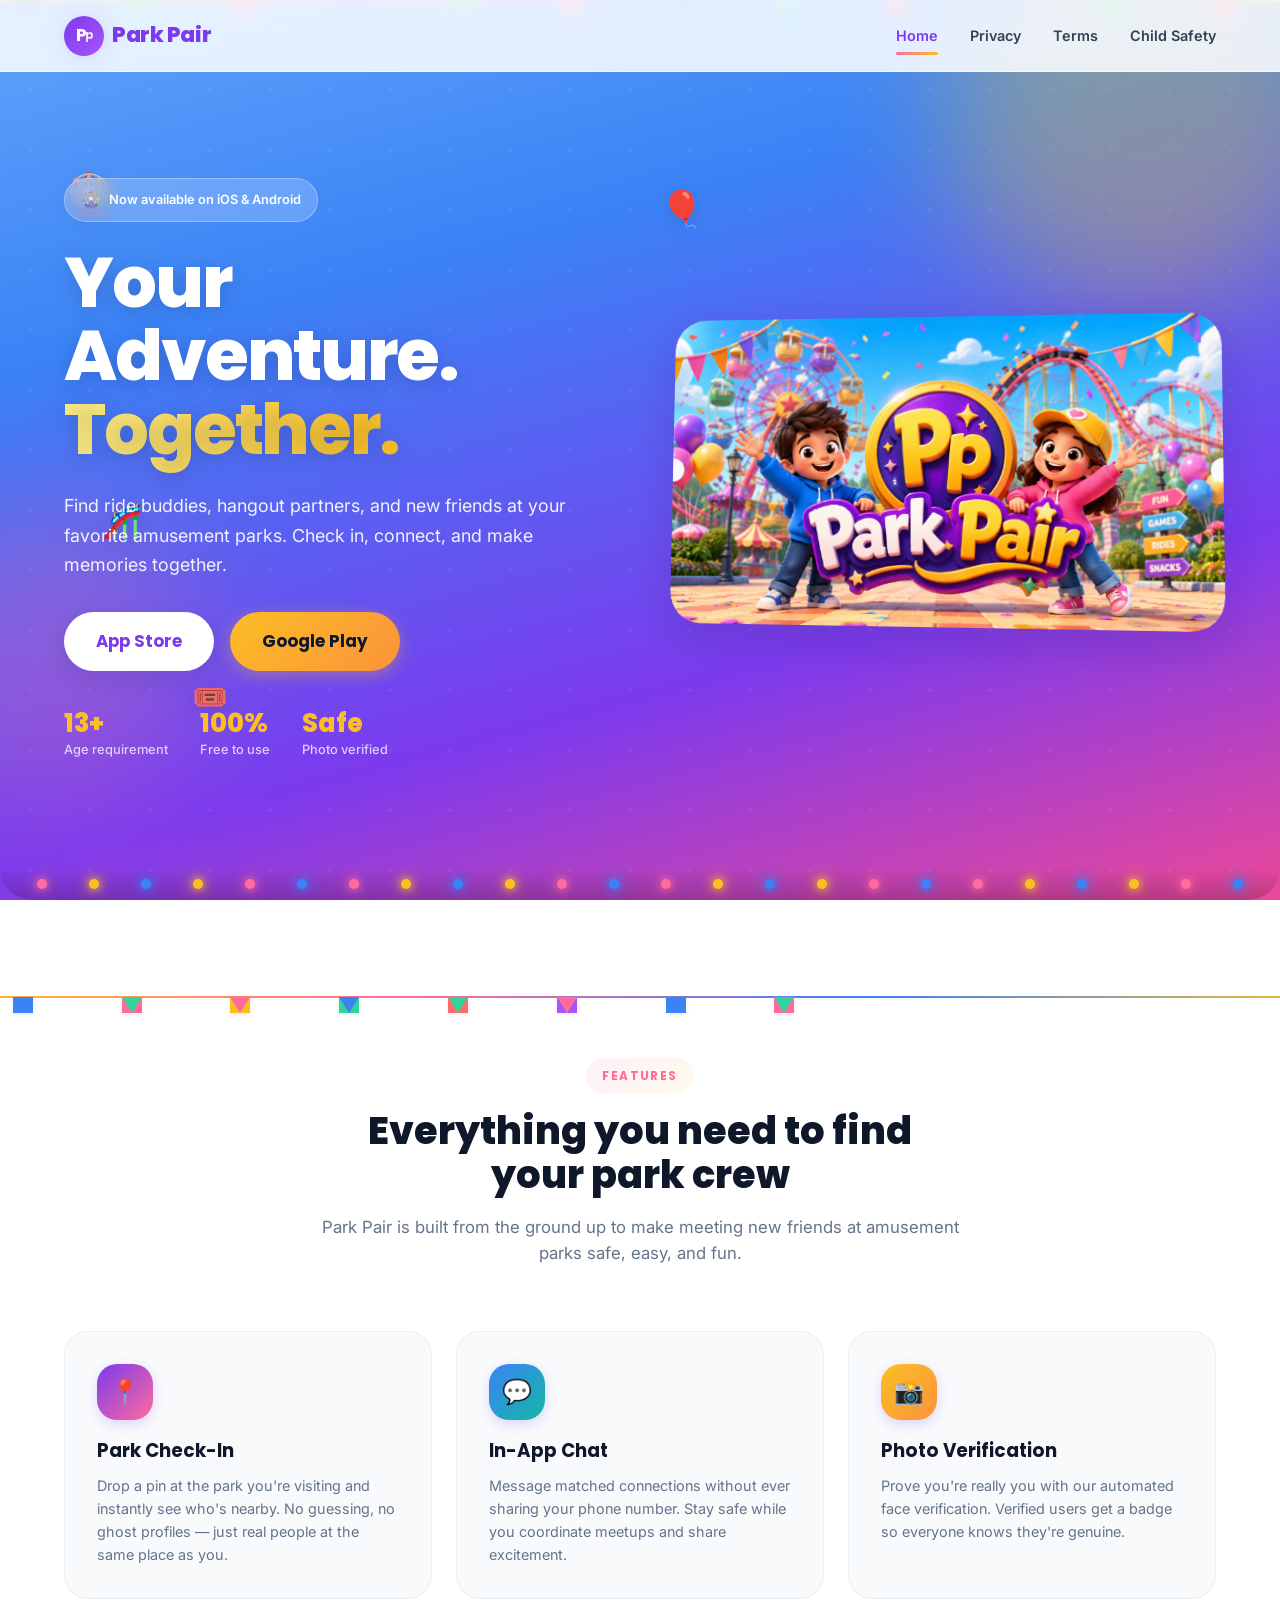
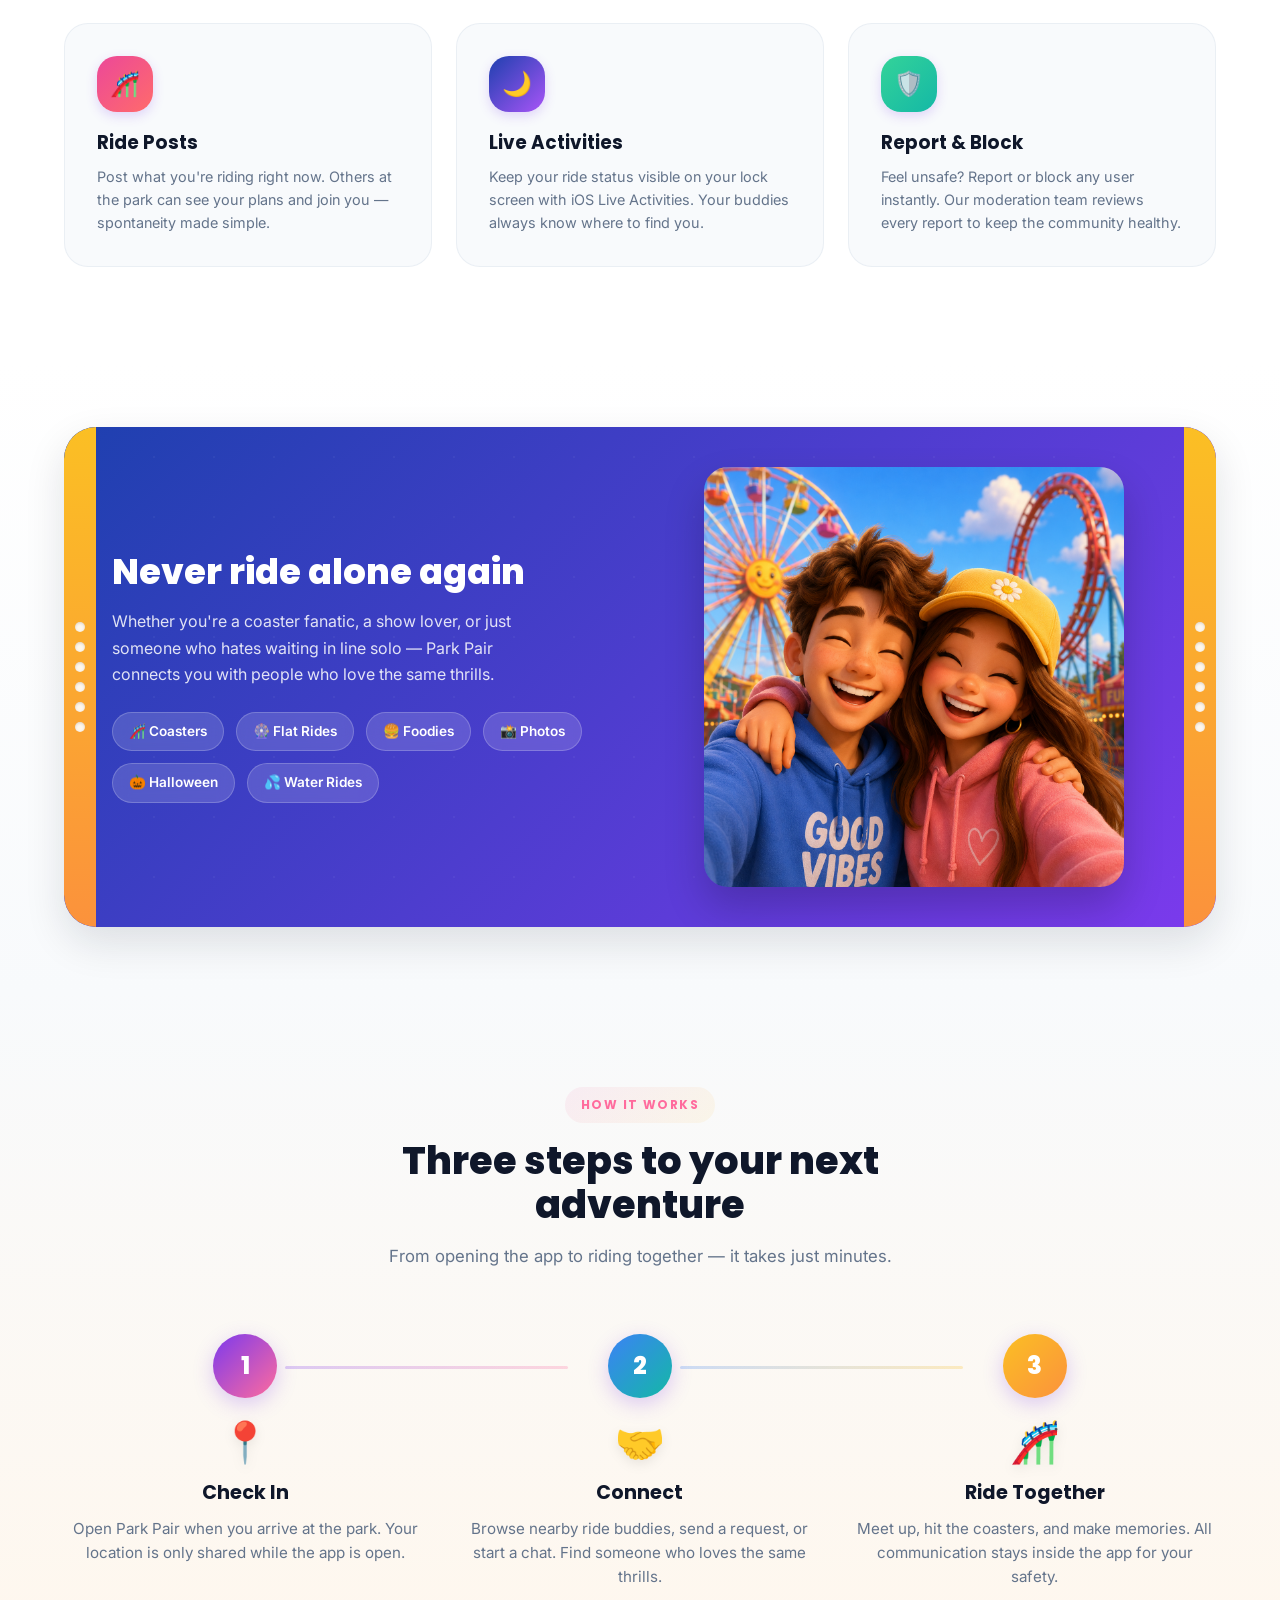
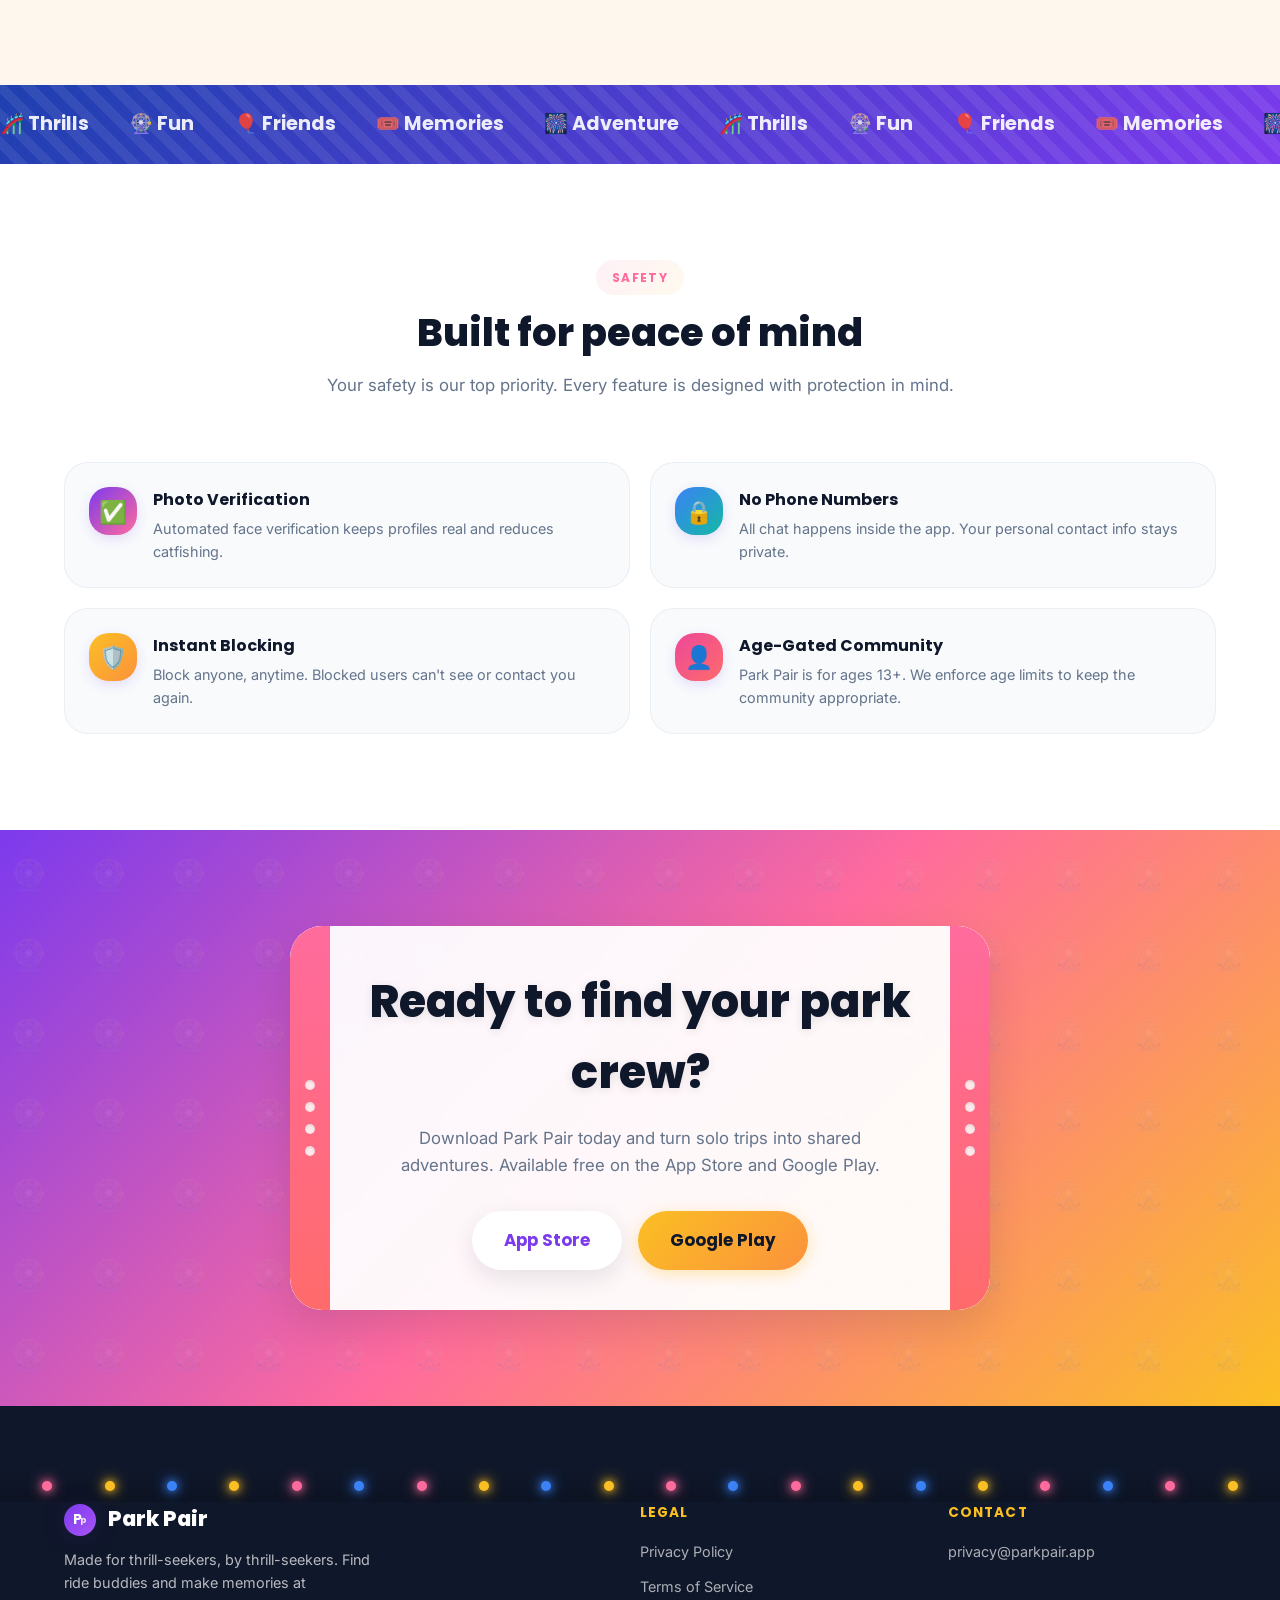
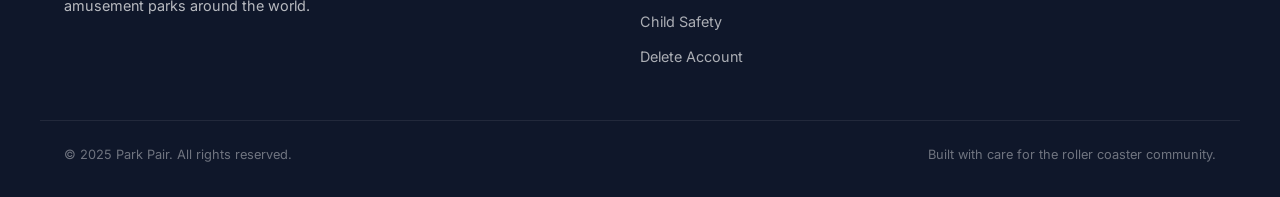
<file: index.html>
<!DOCTYPE html>
<html lang="en">
<head>
  <meta charset="UTF-8">
  <meta name="viewport" content="width=device-width, initial-scale=1.0">
  <title>Park Pair — Find Ride Buddies & Theme Park Friends</title>
  <meta name="description" content="Park Pair helps you find ride buddies and hangout partners at amusement parks. Connect with nearby thrill-seekers, chat safely, and make memories.">
  <link rel="stylesheet" href="style.css">
  <link rel="preconnect" href="https://fonts.googleapis.com">
  <link rel="preconnect" href="https://fonts.gstatic.com" crossorigin>
  <link href="https://fonts.googleapis.com/css2?family=Inter:wght@400;500;600;700&family=Poppins:wght@600;700;800;900&display=swap" rel="stylesheet">
</head>
<body>
  <!-- Festive top bunting -->
  <div class="bunting" aria-hidden="true">
    <div class="bunting-string"></div>
    <div class="pennant" style="--i:0;"></div>
    <div class="pennant" style="--i:1;"></div>
    <div class="pennant" style="--i:2;"></div>
    <div class="pennant" style="--i:3;"></div>
    <div class="pennant" style="--i:4;"></div>
    <div class="pennant" style="--i:5;"></div>
    <div class="pennant" style="--i:6;"></div>
    <div class="pennant" style="--i:7;"></div>
    <div class="pennant" style="--i:8;"></div>
    <div class="pennant" style="--i:9;"></div>
    <div class="pennant" style="--i:10;"></div>
    <div class="pennant" style="--i:11;"></div>
  </div>

  <!-- Navigation -->
  <nav class="navbar" id="navbar">
    <div class="container">
      <a href="index.html" class="nav-brand">
        <div class="nav-brand-icon">P<span>p</span></div>
        Park Pair
      </a>
      <div class="nav-links">
        <a href="index.html" class="active">Home</a>
        <a href="privacy.html">Privacy</a>
        <a href="terms.html">Terms</a>
        <a href="child-safety.html">Child Safety</a>
      </div>
      <button class="menu-toggle" id="menuToggle" aria-label="Open menu">
        <svg width="24" height="24" viewBox="0 0 24 24" fill="none" stroke="currentColor" stroke-width="2" stroke-linecap="round">
          <line x1="4" y1="6" x2="20" y2="6"/>
          <line x1="4" y1="12" x2="20" y2="12"/>
          <line x1="4" y1="18" x2="20" y2="18"/>
        </svg>
      </button>
    </div>
  </nav>

  <div class="mobile-nav" id="mobileNav">
    <button class="mobile-nav-close" id="menuClose" aria-label="Close menu">✕</button>
    <a href="index.html">Home</a>
    <a href="privacy.html">Privacy</a>
    <a href="terms.html">Terms</a>
    <a href="child-safety.html">Child Safety</a>
  </div>

  <!-- Hero -->
  <header class="hero">
    <!-- Ferris wheel decorative icon -->
    <div class="deco-ferris" aria-hidden="true">🎡</div>
    <div class="deco-coaster" aria-hidden="true">🎢</div>
    <div class="deco-balloon" aria-hidden="true">🎈</div>
    <div class="deco-ticket" aria-hidden="true">🎟️</div>

    <div class="hero-blob hero-blob-1"></div>
    <div class="hero-blob hero-blob-2"></div>
    <div class="hero-blob hero-blob-3"></div>

    <div class="container">
      <div class="hero-grid">
        <div class="hero-content">
          <div class="hero-badge">
            <span>🎡</span>
            Now available on iOS & Android
          </div>
          <h1>Your Adventure.<br><em>Together.</em></h1>
          <p>Find ride buddies, hangout partners, and new friends at your favorite amusement parks. Check in, connect, and make memories together.</p>
          <div class="hero-cta">
            <span class="btn btn-white btn-lg">App Store</span>
            <span class="btn btn-gold btn-lg">Google Play</span>
          </div>
          <div class="hero-stats">
            <div class="hero-stat">
              <strong>13+</strong>
              <span>Age requirement</span>
            </div>
            <div class="hero-stat">
              <strong>100%</strong>
              <span>Free to use</span>
            </div>
            <div class="hero-stat">
              <strong>Safe</strong>
              <span>Photo verified</span>
            </div>
          </div>
        </div>
        <div class="hero-visual">
          <div class="hero-image-wrap">
            <div class="hero-image-glow"></div>
            <div class="ticket-notch ticket-notch-left"></div>
            <div class="ticket-notch ticket-notch-right"></div>
            <img src="assets/hero-banner.png" alt="Park Pair — Find ride buddies at amusement parks" onerror="this.style.display='none'">
          </div>
        </div>
      </div>
    </div>

    <!-- Bottom marquee lights -->
    <div class="marquee-lights" aria-hidden="true">
      <div class="bulb"></div><div class="bulb"></div><div class="bulb"></div><div class="bulb"></div>
      <div class="bulb"></div><div class="bulb"></div><div class="bulb"></div><div class="bulb"></div>
      <div class="bulb"></div><div class="bulb"></div><div class="bulb"></div><div class="bulb"></div>
      <div class="bulb"></div><div class="bulb"></div><div class="bulb"></div><div class="bulb"></div>
      <div class="bulb"></div><div class="bulb"></div><div class="bulb"></div><div class="bulb"></div>
      <div class="bulb"></div><div class="bulb"></div><div class="bulb"></div><div class="bulb"></div>
    </div>
  </header>

  <!-- Features -->
  <section class="section features" id="features">
    <div class="bunting bunting-sm" aria-hidden="true">
      <div class="bunting-string" style="border-color: var(--ink-faint);"></div>
      <div class="pennant" style="--i:0;background:var(--sky-blue);"></div>
      <div class="pennant" style="--i:1;background:var(--hot-pink);"></div>
      <div class="pennant" style="--i:2;background:var(--gold);"></div>
      <div class="pennant" style="--i:3;background:var(--mint);"></div>
      <div class="pennant" style="--i:4;background:var(--coral);"></div>
      <div class="pennant" style="--i:5;background:var(--bright-purple);"></div>
      <div class="pennant" style="--i:6;background:var(--sky-blue);"></div>
      <div class="pennant" style="--i:7;background:var(--hot-pink);"></div>
    </div>
    <div class="container">
      <div class="section-header reveal">
        <span class="section-label">Features</span>
        <h2>Everything you need to find your park crew</h2>
        <p>Park Pair is built from the ground up to make meeting new friends at amusement parks safe, easy, and fun.</p>
      </div>
      <div class="features-grid">
        <div class="feature-card reveal">
          <div class="feature-icon-wrap">📍</div>
          <h3>Park Check-In</h3>
          <p>Drop a pin at the park you're visiting and instantly see who's nearby. No guessing, no ghost profiles — just real people at the same place as you.</p>
        </div>
        <div class="feature-card reveal">
          <div class="feature-icon-wrap">💬</div>
          <h3>In-App Chat</h3>
          <p>Message matched connections without ever sharing your phone number. Stay safe while you coordinate meetups and share excitement.</p>
        </div>
        <div class="feature-card reveal">
          <div class="feature-icon-wrap">📸</div>
          <h3>Photo Verification</h3>
          <p>Prove you're really you with our automated face verification. Verified users get a badge so everyone knows they're genuine.</p>
        </div>
        <div class="feature-card reveal">
          <div class="feature-icon-wrap">🎢</div>
          <h3>Ride Posts</h3>
          <p>Post what you're riding right now. Others at the park can see your plans and join you — spontaneity made simple.</p>
        </div>
        <div class="feature-card reveal">
          <div class="feature-icon-wrap">🌙</div>
          <h3>Live Activities</h3>
          <p>Keep your ride status visible on your lock screen with iOS Live Activities. Your buddies always know where to find you.</p>
        </div>
        <div class="feature-card reveal">
          <div class="feature-icon-wrap">🛡️</div>
          <h3>Report & Block</h3>
          <p>Feel unsafe? Report or block any user instantly. Our moderation team reviews every report to keep the community healthy.</p>
        </div>
      </div>
    </div>
  </section>

  <!-- Characters Banner -->
  <section class="section characters-banner">
    <div class="container" style="max-width: var(--max-width); margin:0 auto; padding:0 var(--space-6);">
      <div class="characters-card reveal">
        <div class="ticket-stub ticket-stub-left" aria-hidden="true">
          <div class="stub-holes">
            <div class="stub-hole"></div><div class="stub-hole"></div><div class="stub-hole"></div>
            <div class="stub-hole"></div><div class="stub-hole"></div><div class="stub-hole"></div>
          </div>
        </div>
        <div class="characters-content">
          <h2>Never ride alone again</h2>
          <p>Whether you're a coaster fanatic, a show lover, or just someone who hates waiting in line solo — Park Pair connects you with people who love the same thrills.</p>
          <div class="characters-badges">
            <span class="char-badge">🎢 Coasters</span>
            <span class="char-badge">🎡 Flat Rides</span>
            <span class="char-badge">🍔 Foodies</span>
            <span class="char-badge">📸 Photos</span>
            <span class="char-badge">🎃 Halloween</span>
            <span class="char-badge">💦 Water Rides</span>
          </div>
        </div>
        <div class="characters-visual">
          <img src="assets/characters.png" alt="Park Pair friends at the amusement park" onerror="this.style.display='none'">
        </div>
        <div class="ticket-stub ticket-stub-right" aria-hidden="true">
          <div class="stub-holes">
            <div class="stub-hole"></div><div class="stub-hole"></div><div class="stub-hole"></div>
            <div class="stub-hole"></div><div class="stub-hole"></div><div class="stub-hole"></div>
          </div>
        </div>
      </div>
    </div>
  </section>

  <!-- How It Works -->
  <section class="section how-it-works">
    <div class="container">
      <div class="section-header reveal">
        <span class="section-label">How It Works</span>
        <h2>Three steps to your next adventure</h2>
        <p>From opening the app to riding together — it takes just minutes.</p>
      </div>
      <div class="steps">
        <div class="step reveal">
          <div class="step-number">1</div>
          <div class="step-icon">📍</div>
          <h3>Check In</h3>
          <p>Open Park Pair when you arrive at the park. Your location is only shared while the app is open.</p>
        </div>
        <div class="step reveal">
          <div class="step-number">2</div>
          <div class="step-icon">🤝</div>
          <h3>Connect</h3>
          <p>Browse nearby ride buddies, send a request, or start a chat. Find someone who loves the same thrills.</p>
        </div>
        <div class="step reveal">
          <div class="step-number">3</div>
          <div class="step-icon">🎢</div>
          <h3>Ride Together</h3>
          <p>Meet up, hit the coasters, and make memories. All communication stays inside the app for your safety.</p>
        </div>
      </div>
    </div>
  </section>

  <!-- Fun Striped Marquee Divider -->
  <div class="marquee-divider" aria-hidden="true">
    <div class="marquee-stripes"></div>
    <div class="marquee-text">
      <span>🎢 Thrills</span>
      <span>🎡 Fun</span>
      <span>🎈 Friends</span>
      <span>🎟️ Memories</span>
      <span>🎆 Adventure</span>
      <span>🎢 Thrills</span>
      <span>🎡 Fun</span>
      <span>🎈 Friends</span>
      <span>🎟️ Memories</span>
      <span>🎆 Adventure</span>
    </div>
    <div class="marquee-stripes"></div>
  </div>

  <!-- Safety -->
  <section class="section safety">
    <div class="container">
      <div class="section-header reveal">
        <span class="section-label">Safety</span>
        <h2>Built for peace of mind</h2>
        <p>Your safety is our top priority. Every feature is designed with protection in mind.</p>
      </div>
      <div class="safety-grid">
        <div class="safety-card reveal">
          <div class="safety-icon-wrap">✅</div>
          <div>
            <h4>Photo Verification</h4>
            <p>Automated face verification keeps profiles real and reduces catfishing.</p>
          </div>
        </div>
        <div class="safety-card reveal">
          <div class="safety-icon-wrap">🔒</div>
          <div>
            <h4>No Phone Numbers</h4>
            <p>All chat happens inside the app. Your personal contact info stays private.</p>
          </div>
        </div>
        <div class="safety-card reveal">
          <div class="safety-icon-wrap">🛡️</div>
          <div>
            <h4>Instant Blocking</h4>
            <p>Block anyone, anytime. Blocked users can't see or contact you again.</p>
          </div>
        </div>
        <div class="safety-card reveal">
          <div class="safety-icon-wrap">👤</div>
          <div>
            <h4>Age-Gated Community</h4>
            <p>Park Pair is for ages 13+. We enforce age limits to keep the community appropriate.</p>
          </div>
        </div>
      </div>
    </div>
  </section>

  <!-- CTA -->
  <section class="section cta">
    <div class="container">
      <div class="cta-content reveal">
        <div class="cta-ticket">
          <div class="cta-ticket-stub cta-ticket-stub-left">
            <div class="cta-stub-dots">
              <div></div><div></div><div></div><div></div>
            </div>
          </div>
          <div class="cta-ticket-body">
            <h2>Ready to find your park crew?</h2>
            <p>Download Park Pair today and turn solo trips into shared adventures. Available free on the App Store and Google Play.</p>
            <div class="hero-cta" style="justify-content:center">
              <span class="btn btn-white btn-lg">App Store</span>
              <span class="btn btn-gold btn-lg">Google Play</span>
            </div>
          </div>
          <div class="cta-ticket-stub cta-ticket-stub-right">
            <div class="cta-stub-dots">
              <div></div><div></div><div></div><div></div>
            </div>
          </div>
        </div>
      </div>
    </div>
  </section>

  <!-- Footer -->
  <footer class="footer">
    <div class="marquee-lights" aria-hidden="true" style="position:relative; top:auto; bottom:0; border-radius:0;">
      <div class="bulb"></div><div class="bulb"></div><div class="bulb"></div><div class="bulb"></div>
      <div class="bulb"></div><div class="bulb"></div><div class="bulb"></div><div class="bulb"></div>
      <div class="bulb"></div><div class="bulb"></div><div class="bulb"></div><div class="bulb"></div>
      <div class="bulb"></div><div class="bulb"></div><div class="bulb"></div><div class="bulb"></div>
      <div class="bulb"></div><div class="bulb"></div><div class="bulb"></div><div class="bulb"></div>
    </div>
    <div class="container">
      <div class="footer-grid">
        <div>
          <div class="footer-brand">
            <div class="nav-brand-icon" style="width:32px;height:32px;font-size:0.85rem;display:inline-flex;vertical-align:middle;margin-right:8px;">P<span>p</span></div>
            Park Pair
          </div>
          <p class="footer-desc">Made for thrill-seekers, by thrill-seekers. Find ride buddies and make memories at amusement parks around the world.</p>
        </div>
        <div class="footer-col">
          <h4>Legal</h4>
          <a href="privacy.html">Privacy Policy</a>
          <a href="terms.html">Terms of Service</a>
          <a href="child-safety.html">Child Safety</a>
          <a href="delete-account.html">Delete Account</a>
        </div>
        <div class="footer-col">
          <h4>Contact</h4>
          <a href="mailto:privacy@parkpair.app">privacy@parkpair.app</a>
        </div>
      </div>
      <div class="footer-bottom">
        <p>© 2025 Park Pair. All rights reserved.</p>
        <p>Built with care for the roller coaster community.</p>
      </div>
    </div>
  </footer>

  <script>
    const navbar = document.getElementById('navbar');
    window.addEventListener('scroll', () => {
      navbar.classList.toggle('scrolled', window.scrollY > 20);
    });

    const menuToggle = document.getElementById('menuToggle');
    const menuClose = document.getElementById('menuClose');
    const mobileNav = document.getElementById('mobileNav');
    menuToggle.addEventListener('click', () => mobileNav.classList.add('open'));
    menuClose.addEventListener('click', () => mobileNav.classList.remove('open'));
    mobileNav.querySelectorAll('a').forEach(a => {
      a.addEventListener('click', () => mobileNav.classList.remove('open'));
    });

    const reveals = document.querySelectorAll('.reveal');
    const observer = new IntersectionObserver((entries) => {
      entries.forEach(entry => {
        if (entry.isIntersecting) {
          entry.target.classList.add('visible');
          observer.unobserve(entry.target);
        }
      });
    }, { threshold: 0.1, rootMargin: '0px 0px -50px 0px' });
    reveals.forEach(el => observer.observe(el));
  </script>
</body>
</html>
</file>
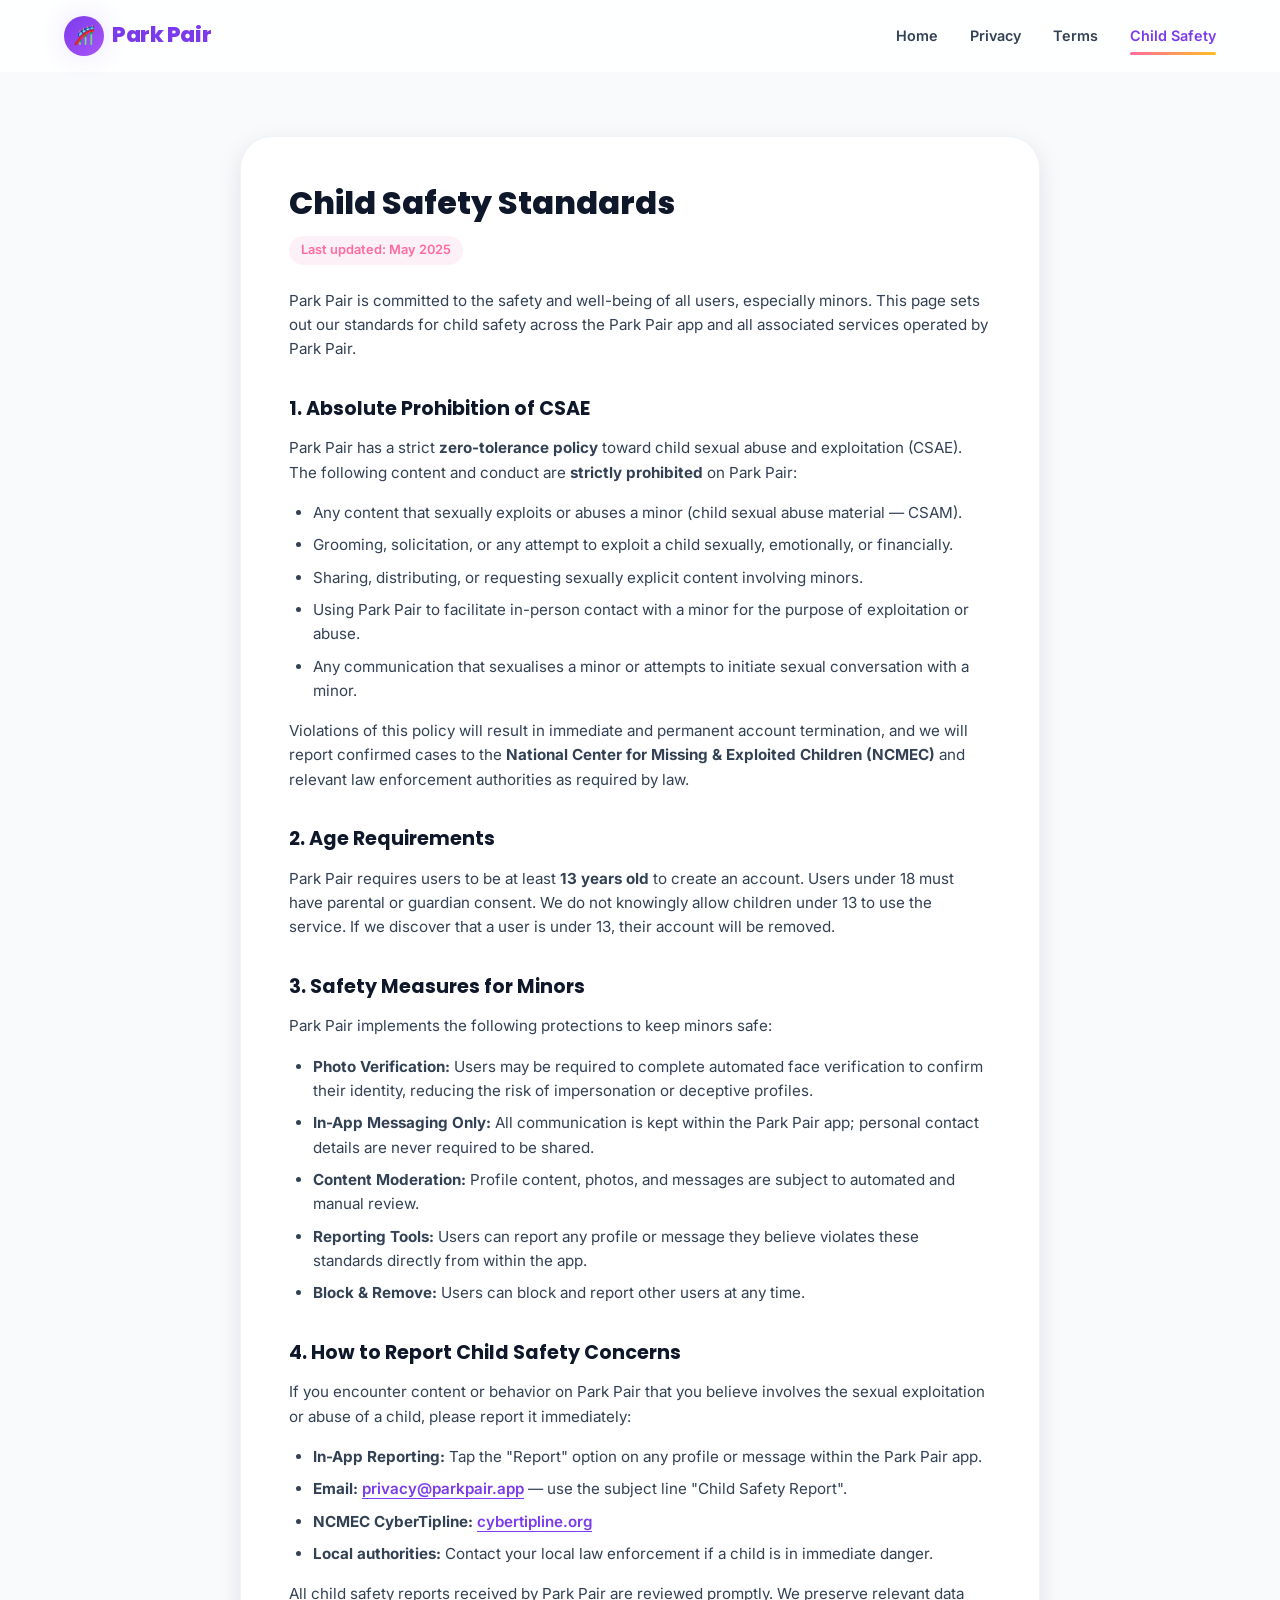
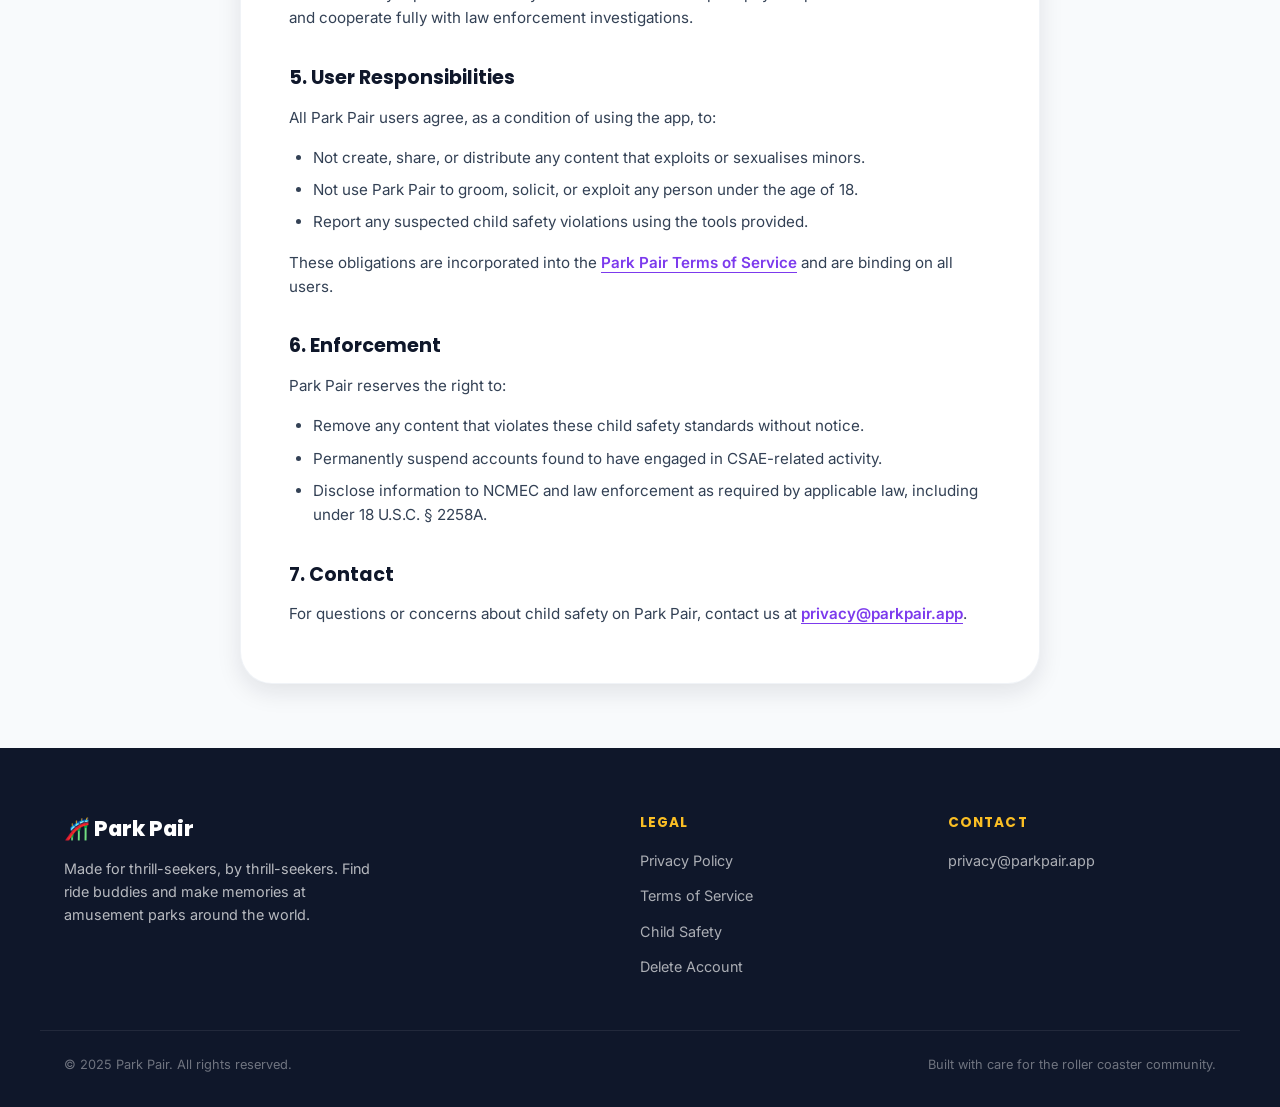
<file: child-safety.html>
<!DOCTYPE html>
<html lang="en">
<head>
  <meta charset="UTF-8">
  <meta name="viewport" content="width=device-width, initial-scale=1.0">
  <title>Child Safety Standards — Park Pair</title>
  <meta name="description" content="Park Pair Child Safety Standards. Our policies prohibiting child sexual abuse and exploitation (CSAE) and protecting minors on our platform.">
  <link rel="stylesheet" href="style.css">
  <link rel="preconnect" href="https://fonts.googleapis.com">
  <link rel="preconnect" href="https://fonts.gstatic.com" crossorigin>
  <link href="https://fonts.googleapis.com/css2?family=Inter:wght@400;500;600;700&family=Poppins:wght@600;700;800&display=swap" rel="stylesheet">
</head>
<body>
  <nav class="navbar" id="navbar">
    <div class="container">
      <a href="index.html" class="nav-brand">
        <span class="nav-brand-icon">🎢</span>
        Park Pair
      </a>
      <div class="nav-links">
        <a href="index.html">Home</a>
        <a href="privacy.html">Privacy</a>
        <a href="terms.html">Terms</a>
        <a href="child-safety.html" class="active">Child Safety</a>
      </div>
      <button class="menu-toggle" id="menuToggle" aria-label="Open menu">
        <svg width="24" height="24" viewBox="0 0 24 24" fill="none" stroke="currentColor" stroke-width="2" stroke-linecap="round">
          <line x1="4" y1="6" x2="20" y2="6"/>
          <line x1="4" y1="12" x2="20" y2="12"/>
          <line x1="4" y1="18" x2="20" y2="18"/>
        </svg>
      </button>
    </div>
  </nav>

  <div class="mobile-nav" id="mobileNav">
    <button class="mobile-nav-close" id="menuClose" aria-label="Close menu">✕</button>
    <a href="index.html">Home</a>
    <a href="privacy.html">Privacy</a>
    <a href="terms.html">Terms</a>
    <a href="child-safety.html">Child Safety</a>
  </div>

  <main class="policy-page">
    <div class="container">
      <div class="policy-card">
        <h1>Child Safety Standards</h1>
        <span class="policy-date">Last updated: May 2025</span>

        <p>Park Pair is committed to the safety and well-being of all users, especially minors. This page sets out our standards for child safety across the Park Pair app and all associated services operated by Park Pair.</p>

        <h2>1. Absolute Prohibition of CSAE</h2>
        <p>Park Pair has a strict <strong>zero-tolerance policy</strong> toward child sexual abuse and exploitation (CSAE). The following content and conduct are <strong>strictly prohibited</strong> on Park Pair:</p>
        <ul>
          <li>Any content that sexually exploits or abuses a minor (child sexual abuse material — CSAM).</li>
          <li>Grooming, solicitation, or any attempt to exploit a child sexually, emotionally, or financially.</li>
          <li>Sharing, distributing, or requesting sexually explicit content involving minors.</li>
          <li>Using Park Pair to facilitate in-person contact with a minor for the purpose of exploitation or abuse.</li>
          <li>Any communication that sexualises a minor or attempts to initiate sexual conversation with a minor.</li>
        </ul>
        <p>Violations of this policy will result in immediate and permanent account termination, and we will report confirmed cases to the <strong>National Center for Missing &amp; Exploited Children (NCMEC)</strong> and relevant law enforcement authorities as required by law.</p>

        <h2>2. Age Requirements</h2>
        <p>Park Pair requires users to be at least <strong>13 years old</strong> to create an account. Users under 18 must have parental or guardian consent. We do not knowingly allow children under 13 to use the service. If we discover that a user is under 13, their account will be removed.</p>

        <h2>3. Safety Measures for Minors</h2>
        <p>Park Pair implements the following protections to keep minors safe:</p>
        <ul>
          <li><strong>Photo Verification:</strong> Users may be required to complete automated face verification to confirm their identity, reducing the risk of impersonation or deceptive profiles.</li>
          <li><strong>In-App Messaging Only:</strong> All communication is kept within the Park Pair app; personal contact details are never required to be shared.</li>
          <li><strong>Content Moderation:</strong> Profile content, photos, and messages are subject to automated and manual review.</li>
          <li><strong>Reporting Tools:</strong> Users can report any profile or message they believe violates these standards directly from within the app.</li>
          <li><strong>Block &amp; Remove:</strong> Users can block and report other users at any time.</li>
        </ul>

        <h2>4. How to Report Child Safety Concerns</h2>
        <p>If you encounter content or behavior on Park Pair that you believe involves the sexual exploitation or abuse of a child, please report it immediately:</p>
        <ul>
          <li><strong>In-App Reporting:</strong> Tap the "Report" option on any profile or message within the Park Pair app.</li>
          <li><strong>Email:</strong> <a href="mailto:privacy@parkpair.app">privacy@parkpair.app</a> — use the subject line "Child Safety Report".</li>
          <li><strong>NCMEC CyberTipline:</strong> <a href="https://www.cybertipline.org" target="_blank" rel="noopener noreferrer">cybertipline.org</a></li>
          <li><strong>Local authorities:</strong> Contact your local law enforcement if a child is in immediate danger.</li>
        </ul>
        <p>All child safety reports received by Park Pair are reviewed promptly. We preserve relevant data and cooperate fully with law enforcement investigations.</p>

        <h2>5. User Responsibilities</h2>
        <p>All Park Pair users agree, as a condition of using the app, to:</p>
        <ul>
          <li>Not create, share, or distribute any content that exploits or sexualises minors.</li>
          <li>Not use Park Pair to groom, solicit, or exploit any person under the age of 18.</li>
          <li>Report any suspected child safety violations using the tools provided.</li>
        </ul>
        <p>These obligations are incorporated into the <a href="terms.html">Park Pair Terms of Service</a> and are binding on all users.</p>

        <h2>6. Enforcement</h2>
        <p>Park Pair reserves the right to:</p>
        <ul>
          <li>Remove any content that violates these child safety standards without notice.</li>
          <li>Permanently suspend accounts found to have engaged in CSAE-related activity.</li>
          <li>Disclose information to NCMEC and law enforcement as required by applicable law, including under 18 U.S.C. § 2258A.</li>
        </ul>

        <h2>7. Contact</h2>
        <p>For questions or concerns about child safety on Park Pair, contact us at <a href="mailto:privacy@parkpair.app">privacy@parkpair.app</a>.</p>
      </div>
    </div>
  </main>

  <footer class="footer">
    <div class="container">
      <div class="footer-grid">
        <div>
          <div class="footer-brand">🎢 Park Pair</div>
          <p class="footer-desc">Made for thrill-seekers, by thrill-seekers. Find ride buddies and make memories at amusement parks around the world.</p>
        </div>
        <div class="footer-col">
          <h4>Legal</h4>
          <a href="privacy.html">Privacy Policy</a>
          <a href="terms.html">Terms of Service</a>
          <a href="child-safety.html">Child Safety</a>
          <a href="delete-account.html">Delete Account</a>
        </div>
        <div class="footer-col">
          <h4>Contact</h4>
          <a href="mailto:privacy@parkpair.app">privacy@parkpair.app</a>
        </div>
      </div>
      <div class="footer-bottom">
        <p>© 2025 Park Pair. All rights reserved.</p>
        <p>Built with care for the roller coaster community.</p>
      </div>
    </div>
  </footer>

  <script>
    const navbar = document.getElementById('navbar');
    window.addEventListener('scroll', () => {
      navbar.classList.toggle('scrolled', window.scrollY > 20);
    });
    const menuToggle = document.getElementById('menuToggle');
    const menuClose = document.getElementById('menuClose');
    const mobileNav = document.getElementById('mobileNav');
    menuToggle.addEventListener('click', () => mobileNav.classList.add('open'));
    menuClose.addEventListener('click', () => mobileNav.classList.remove('open'));
    mobileNav.querySelectorAll('a').forEach(a => {
      a.addEventListener('click', () => mobileNav.classList.remove('open'));
    });
  </script>
</body>
</html>
</file>
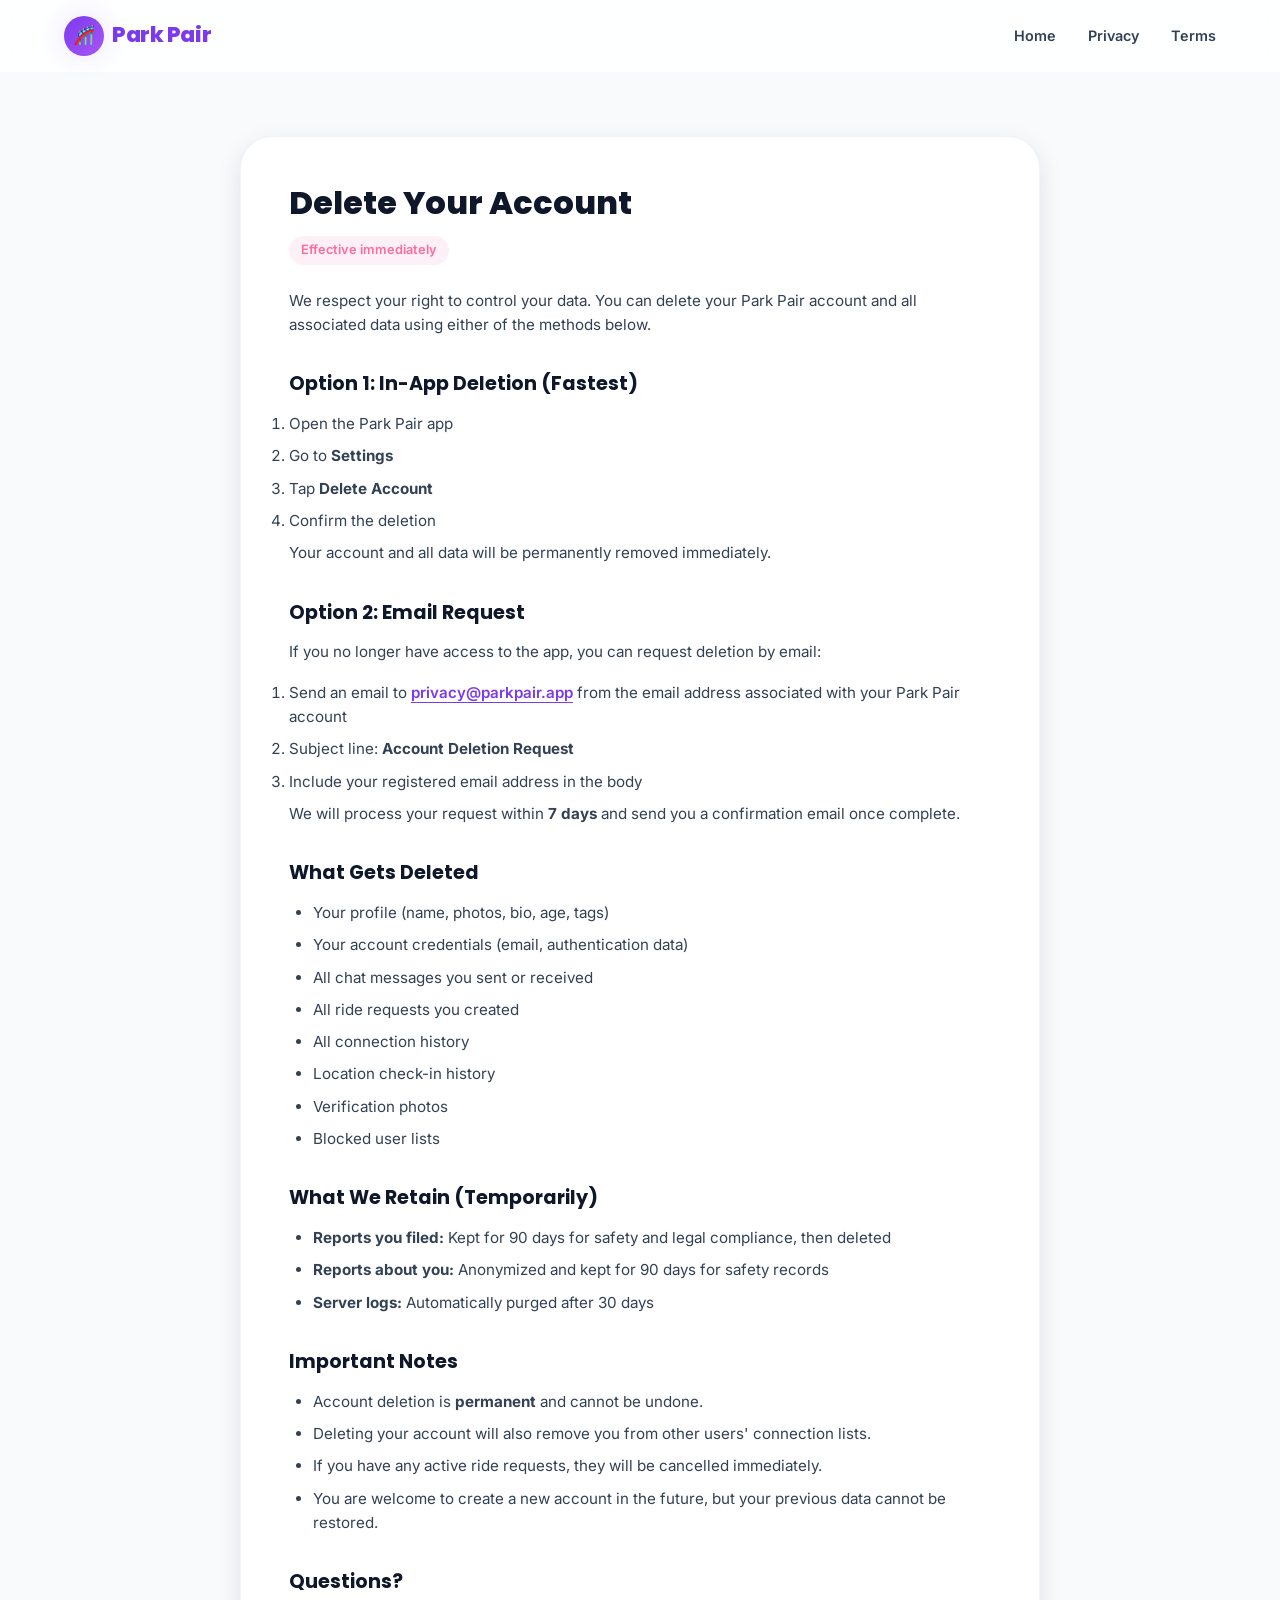
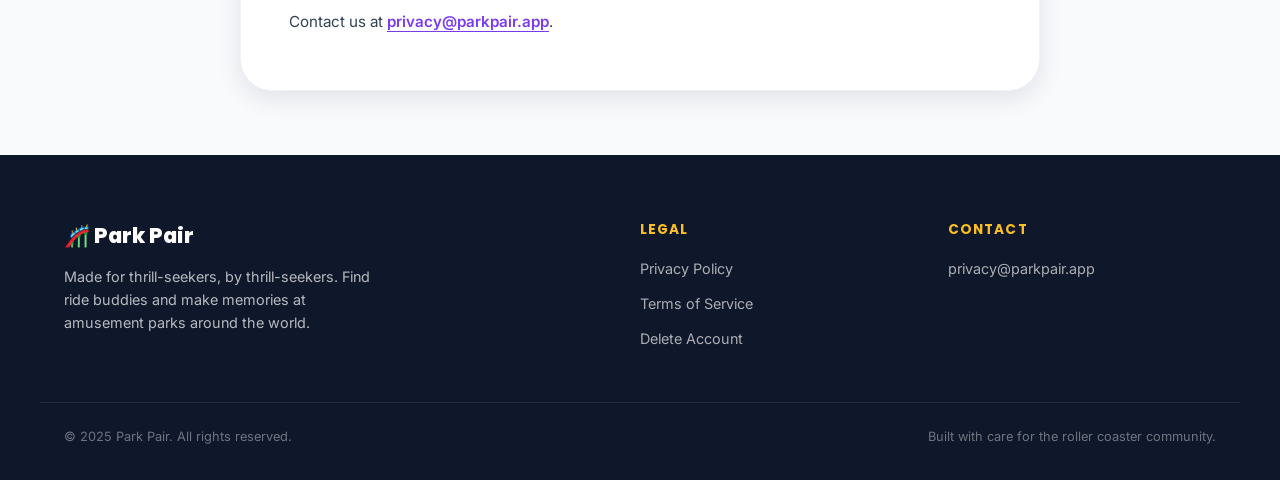
<file: delete-account.html>
<!DOCTYPE html>
<html lang="en">
<head>
  <meta charset="UTF-8">
  <meta name="viewport" content="width=device-width, initial-scale=1.0">
  <title>Delete Your Account — Park Pair</title>
  <meta name="description" content="Request deletion of your Park Pair account and all associated data.">
  <link rel="stylesheet" href="style.css">
  <link rel="preconnect" href="https://fonts.googleapis.com">
  <link rel="preconnect" href="https://fonts.gstatic.com" crossorigin>
  <link href="https://fonts.googleapis.com/css2?family=Inter:wght@400;500;600;700&family=Poppins:wght@600;700;800&display=swap" rel="stylesheet">
</head>
<body>
  <nav class="navbar" id="navbar">
    <div class="container">
      <a href="index.html" class="nav-brand">
        <span class="nav-brand-icon">🎢</span>
        Park Pair
      </a>
      <div class="nav-links">
        <a href="index.html">Home</a>
        <a href="privacy.html">Privacy</a>
        <a href="terms.html">Terms</a>
      </div>
      <button class="menu-toggle" id="menuToggle" aria-label="Open menu">
        <svg width="24" height="24" viewBox="0 0 24 24" fill="none" stroke="currentColor" stroke-width="2" stroke-linecap="round">
          <line x1="4" y1="6" x2="20" y2="6"/>
          <line x1="4" y1="12" x2="20" y2="12"/>
          <line x1="4" y1="18" x2="20" y2="18"/>
        </svg>
      </button>
    </div>
  </nav>

  <div class="mobile-nav" id="mobileNav">
    <button class="mobile-nav-close" id="menuClose" aria-label="Close menu">✕</button>
    <a href="index.html">Home</a>
    <a href="privacy.html">Privacy</a>
    <a href="terms.html">Terms</a>
  </div>

  <main class="policy-page">
    <div class="container">
      <div class="policy-card">
        <h1>Delete Your Account</h1>
        <span class="policy-date">Effective immediately</span>

        <p>We respect your right to control your data. You can delete your Park Pair account and all associated data using either of the methods below.</p>

        <h2>Option 1: In-App Deletion (Fastest)</h2>
        <ol>
          <li>Open the Park Pair app</li>
          <li>Go to <strong>Settings</strong></li>
          <li>Tap <strong>Delete Account</strong></li>
          <li>Confirm the deletion</li>
        </ol>
        <p>Your account and all data will be permanently removed immediately.</p>

        <h2>Option 2: Email Request</h2>
        <p>If you no longer have access to the app, you can request deletion by email:</p>
        <ol>
          <li>Send an email to <a href="mailto:privacy@parkpair.app?subject=Account%20Deletion%20Request&body=Please%20delete%20my%20Park%20Pair%20account.%0A%0AMy%20registered%20email%20address%20is%3A%20%5BYOUR_EMAIL%5D%0A%0AI%20understand%20this%20will%20permanently%20delete%20my%20account%20and%20all%20associated%20data.">privacy@parkpair.app</a> from the email address associated with your Park Pair account</li>
          <li>Subject line: <strong>Account Deletion Request</strong></li>
          <li>Include your registered email address in the body</li>
        </ol>
        <p>We will process your request within <strong>7 days</strong> and send you a confirmation email once complete.</p>

        <h2>What Gets Deleted</h2>
        <ul>
          <li>Your profile (name, photos, bio, age, tags)</li>
          <li>Your account credentials (email, authentication data)</li>
          <li>All chat messages you sent or received</li>
          <li>All ride requests you created</li>
          <li>All connection history</li>
          <li>Location check-in history</li>
          <li>Verification photos</li>
          <li>Blocked user lists</li>
        </ul>

        <h2>What We Retain (Temporarily)</h2>
        <ul>
          <li><strong>Reports you filed:</strong> Kept for 90 days for safety and legal compliance, then deleted</li>
          <li><strong>Reports about you:</strong> Anonymized and kept for 90 days for safety records</li>
          <li><strong>Server logs:</strong> Automatically purged after 30 days</li>
        </ul>

        <h2>Important Notes</h2>
        <ul>
          <li>Account deletion is <strong>permanent</strong> and cannot be undone.</li>
          <li>Deleting your account will also remove you from other users' connection lists.</li>
          <li>If you have any active ride requests, they will be cancelled immediately.</li>
          <li>You are welcome to create a new account in the future, but your previous data cannot be restored.</li>
        </ul>

        <h2>Questions?</h2>
        <p>Contact us at <a href="mailto:privacy@parkpair.app">privacy@parkpair.app</a>.</p>
      </div>
    </div>
  </main>

  <footer class="footer">
    <div class="container">
      <div class="footer-grid">
        <div>
          <div class="footer-brand">🎢 Park Pair</div>
          <p class="footer-desc">Made for thrill-seekers, by thrill-seekers. Find ride buddies and make memories at amusement parks around the world.</p>
        </div>
        <div class="footer-col">
          <h4>Legal</h4>
          <a href="privacy.html">Privacy Policy</a>
          <a href="terms.html">Terms of Service</a>
          <a href="delete-account.html">Delete Account</a>
        </div>
        <div class="footer-col">
          <h4>Contact</h4>
          <a href="mailto:privacy@parkpair.app">privacy@parkpair.app</a>
        </div>
      </div>
      <div class="footer-bottom">
        <p>© 2025 Park Pair. All rights reserved.</p>
        <p>Built with care for the roller coaster community.</p>
      </div>
    </div>
  </footer>

  <script>
    const navbar = document.getElementById('navbar');
    window.addEventListener('scroll', () => {
      navbar.classList.toggle('scrolled', window.scrollY > 20);
    });
    const menuToggle = document.getElementById('menuToggle');
    const menuClose = document.getElementById('menuClose');
    const mobileNav = document.getElementById('mobileNav');
    menuToggle.addEventListener('click', () => mobileNav.classList.add('open'));
    menuClose.addEventListener('click', () => mobileNav.classList.remove('open'));
    mobileNav.querySelectorAll('a').forEach(a => {
      a.addEventListener('click', () => mobileNav.classList.remove('open'));
    });
  </script>
</body>
</html>
</file>
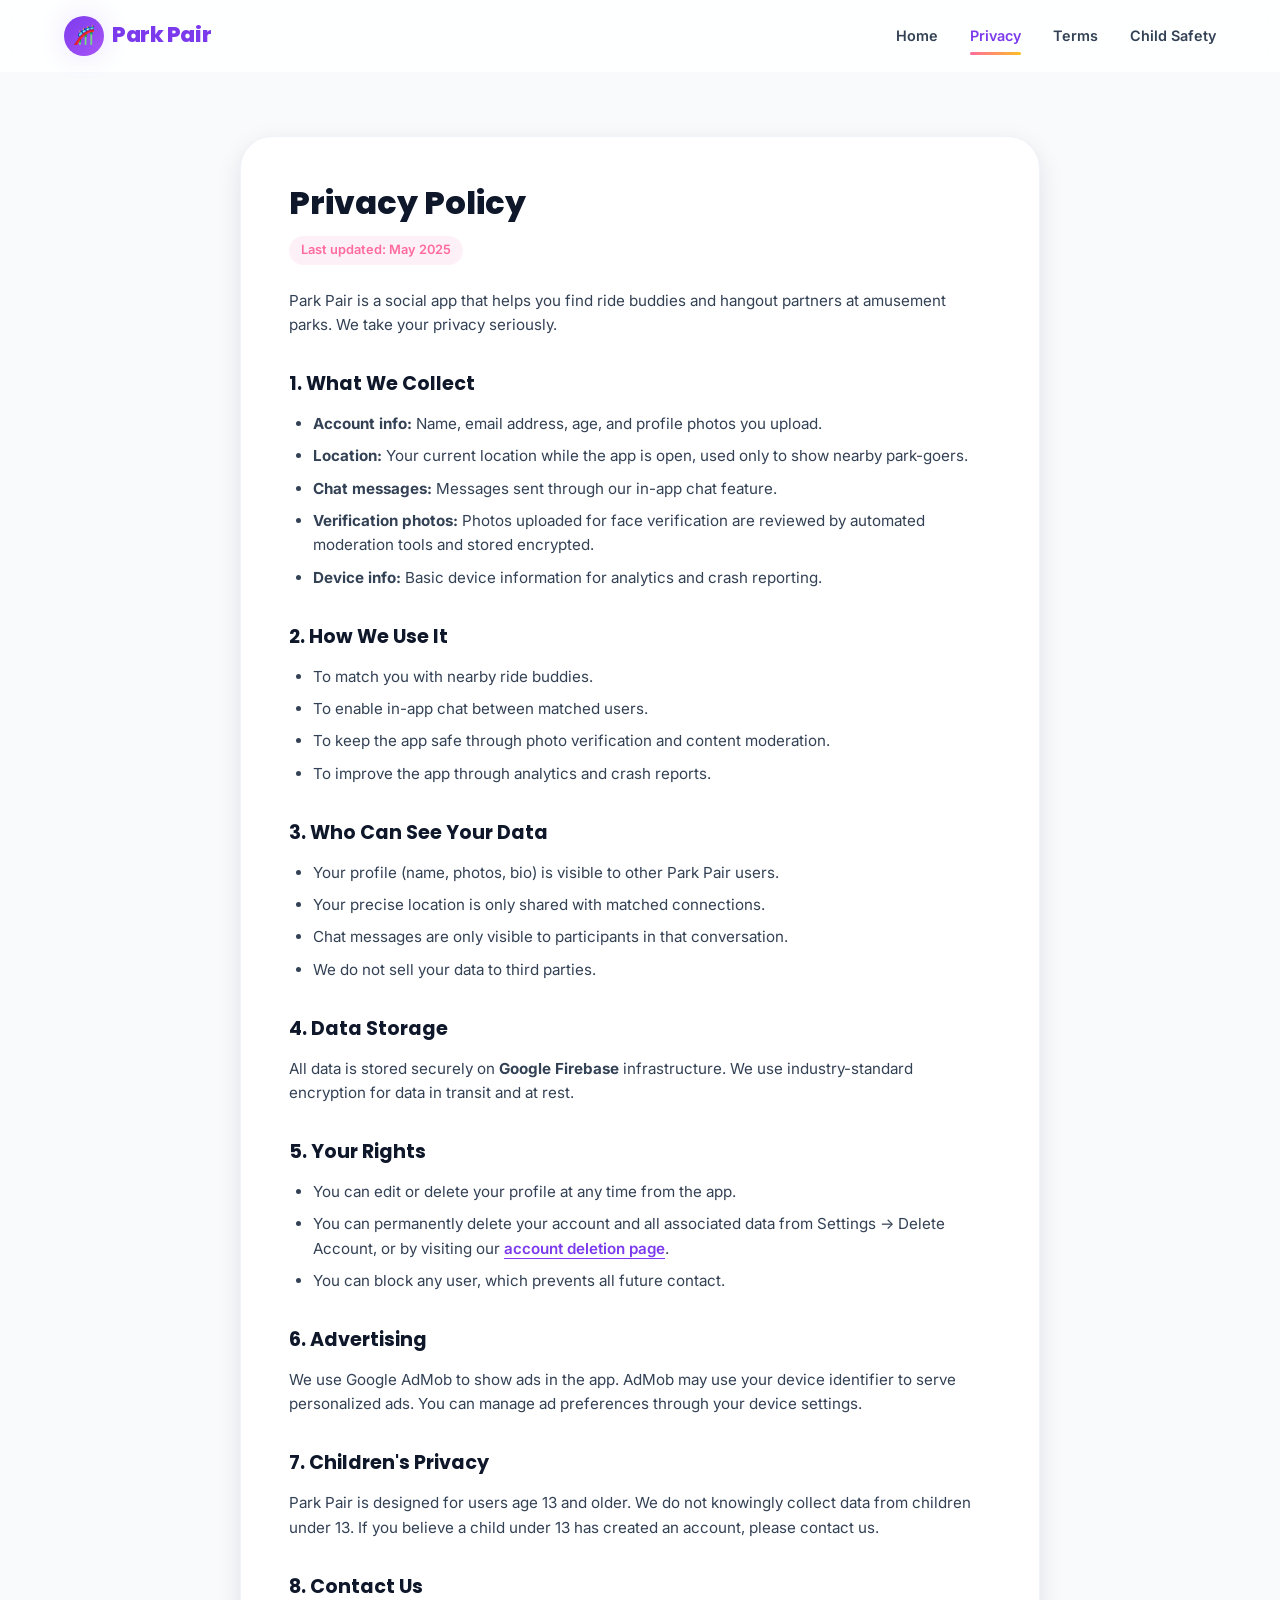
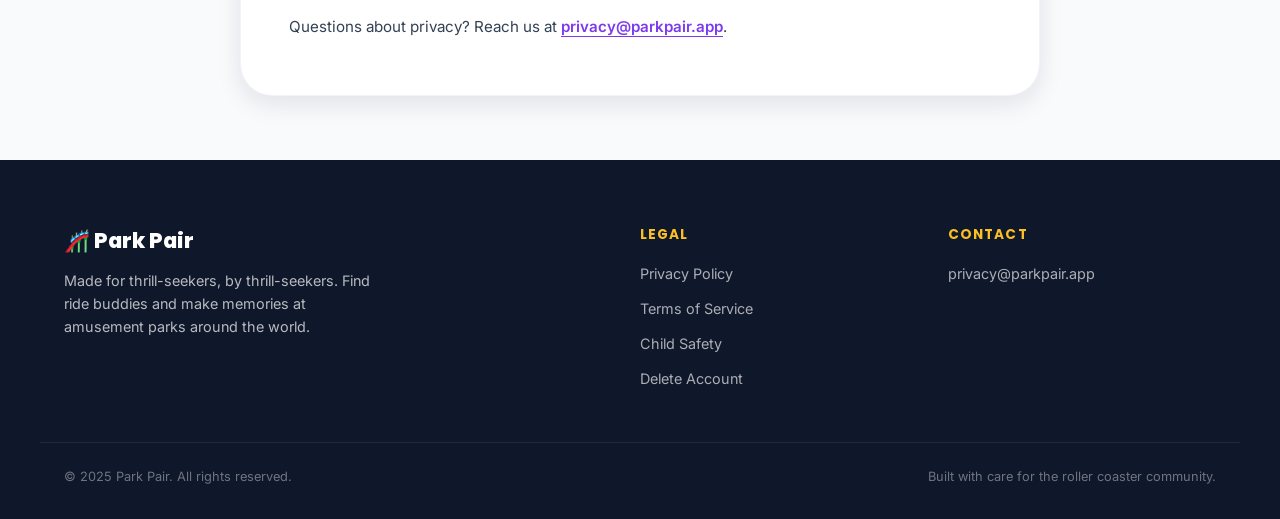
<file: privacy.html>
<!DOCTYPE html>
<html lang="en">
<head>
  <meta charset="UTF-8">
  <meta name="viewport" content="width=device-width, initial-scale=1.0">
  <title>Privacy Policy — Park Pair</title>
  <meta name="description" content="Park Pair Privacy Policy. Learn how we collect, use, and protect your data.">
  <link rel="stylesheet" href="style.css">
  <link rel="preconnect" href="https://fonts.googleapis.com">
  <link rel="preconnect" href="https://fonts.gstatic.com" crossorigin>
  <link href="https://fonts.googleapis.com/css2?family=Inter:wght@400;500;600;700&family=Poppins:wght@600;700;800&display=swap" rel="stylesheet">
</head>
<body>
  <nav class="navbar" id="navbar">
    <div class="container">
      <a href="index.html" class="nav-brand">
        <span class="nav-brand-icon">🎢</span>
        Park Pair
      </a>
      <div class="nav-links">
        <a href="index.html">Home</a>
        <a href="privacy.html" class="active">Privacy</a>
        <a href="terms.html">Terms</a>
        <a href="child-safety.html">Child Safety</a>
      </div>
      <button class="menu-toggle" id="menuToggle" aria-label="Open menu">
        <svg width="24" height="24" viewBox="0 0 24 24" fill="none" stroke="currentColor" stroke-width="2" stroke-linecap="round">
          <line x1="4" y1="6" x2="20" y2="6"/>
          <line x1="4" y1="12" x2="20" y2="12"/>
          <line x1="4" y1="18" x2="20" y2="18"/>
        </svg>
      </button>
    </div>
  </nav>

  <div class="mobile-nav" id="mobileNav">
    <button class="mobile-nav-close" id="menuClose" aria-label="Close menu">✕</button>
    <a href="index.html">Home</a>
    <a href="privacy.html">Privacy</a>
    <a href="terms.html">Terms</a>
    <a href="child-safety.html">Child Safety</a>
  </div>

  <main class="policy-page">
    <div class="container">
      <div class="policy-card">
        <h1>Privacy Policy</h1>
        <span class="policy-date">Last updated: May 2025</span>

        <p>Park Pair is a social app that helps you find ride buddies and hangout partners at amusement parks. We take your privacy seriously.</p>

        <h2>1. What We Collect</h2>
        <ul>
          <li><strong>Account info:</strong> Name, email address, age, and profile photos you upload.</li>
          <li><strong>Location:</strong> Your current location while the app is open, used only to show nearby park-goers.</li>
          <li><strong>Chat messages:</strong> Messages sent through our in-app chat feature.</li>
          <li><strong>Verification photos:</strong> Photos uploaded for face verification are reviewed by automated moderation tools and stored encrypted.</li>
          <li><strong>Device info:</strong> Basic device information for analytics and crash reporting.</li>
        </ul>

        <h2>2. How We Use It</h2>
        <ul>
          <li>To match you with nearby ride buddies.</li>
          <li>To enable in-app chat between matched users.</li>
          <li>To keep the app safe through photo verification and content moderation.</li>
          <li>To improve the app through analytics and crash reports.</li>
        </ul>

        <h2>3. Who Can See Your Data</h2>
        <ul>
          <li>Your profile (name, photos, bio) is visible to other Park Pair users.</li>
          <li>Your precise location is only shared with matched connections.</li>
          <li>Chat messages are only visible to participants in that conversation.</li>
          <li>We do not sell your data to third parties.</li>
        </ul>

        <h2>4. Data Storage</h2>
        <p>All data is stored securely on <strong>Google Firebase</strong> infrastructure. We use industry-standard encryption for data in transit and at rest.</p>

        <h2>5. Your Rights</h2>
        <ul>
          <li>You can edit or delete your profile at any time from the app.</li>
          <li>You can permanently delete your account and all associated data from Settings → Delete Account, or by visiting our <a href="delete-account.html">account deletion page</a>.</li>
          <li>You can block any user, which prevents all future contact.</li>
        </ul>

        <h2>6. Advertising</h2>
        <p>We use Google AdMob to show ads in the app. AdMob may use your device identifier to serve personalized ads. You can manage ad preferences through your device settings.</p>

        <h2>7. Children's Privacy</h2>
        <p>Park Pair is designed for users age 13 and older. We do not knowingly collect data from children under 13. If you believe a child under 13 has created an account, please contact us.</p>

        <h2>8. Contact Us</h2>
        <p>Questions about privacy? Reach us at <a href="mailto:privacy@parkpair.app">privacy@parkpair.app</a>.</p>
      </div>
    </div>
  </main>

  <footer class="footer">
    <div class="container">
      <div class="footer-grid">
        <div>
          <div class="footer-brand">🎢 Park Pair</div>
          <p class="footer-desc">Made for thrill-seekers, by thrill-seekers. Find ride buddies and make memories at amusement parks around the world.</p>
        </div>
        <div class="footer-col">
          <h4>Legal</h4>
          <a href="privacy.html">Privacy Policy</a>
          <a href="terms.html">Terms of Service</a>
          <a href="child-safety.html">Child Safety</a>
          <a href="delete-account.html">Delete Account</a>
        </div>
        <div class="footer-col">
          <h4>Contact</h4>
          <a href="mailto:privacy@parkpair.app">privacy@parkpair.app</a>
        </div>
      </div>
      <div class="footer-bottom">
        <p>© 2025 Park Pair. All rights reserved.</p>
        <p>Built with care for the roller coaster community.</p>
      </div>
    </div>
  </footer>

  <script>
    const navbar = document.getElementById('navbar');
    window.addEventListener('scroll', () => {
      navbar.classList.toggle('scrolled', window.scrollY > 20);
    });
    const menuToggle = document.getElementById('menuToggle');
    const menuClose = document.getElementById('menuClose');
    const mobileNav = document.getElementById('mobileNav');
    menuToggle.addEventListener('click', () => mobileNav.classList.add('open'));
    menuClose.addEventListener('click', () => mobileNav.classList.remove('open'));
    mobileNav.querySelectorAll('a').forEach(a => {
      a.addEventListener('click', () => mobileNav.classList.remove('open'));
    });
  </script>
</body>
</html>
</file>
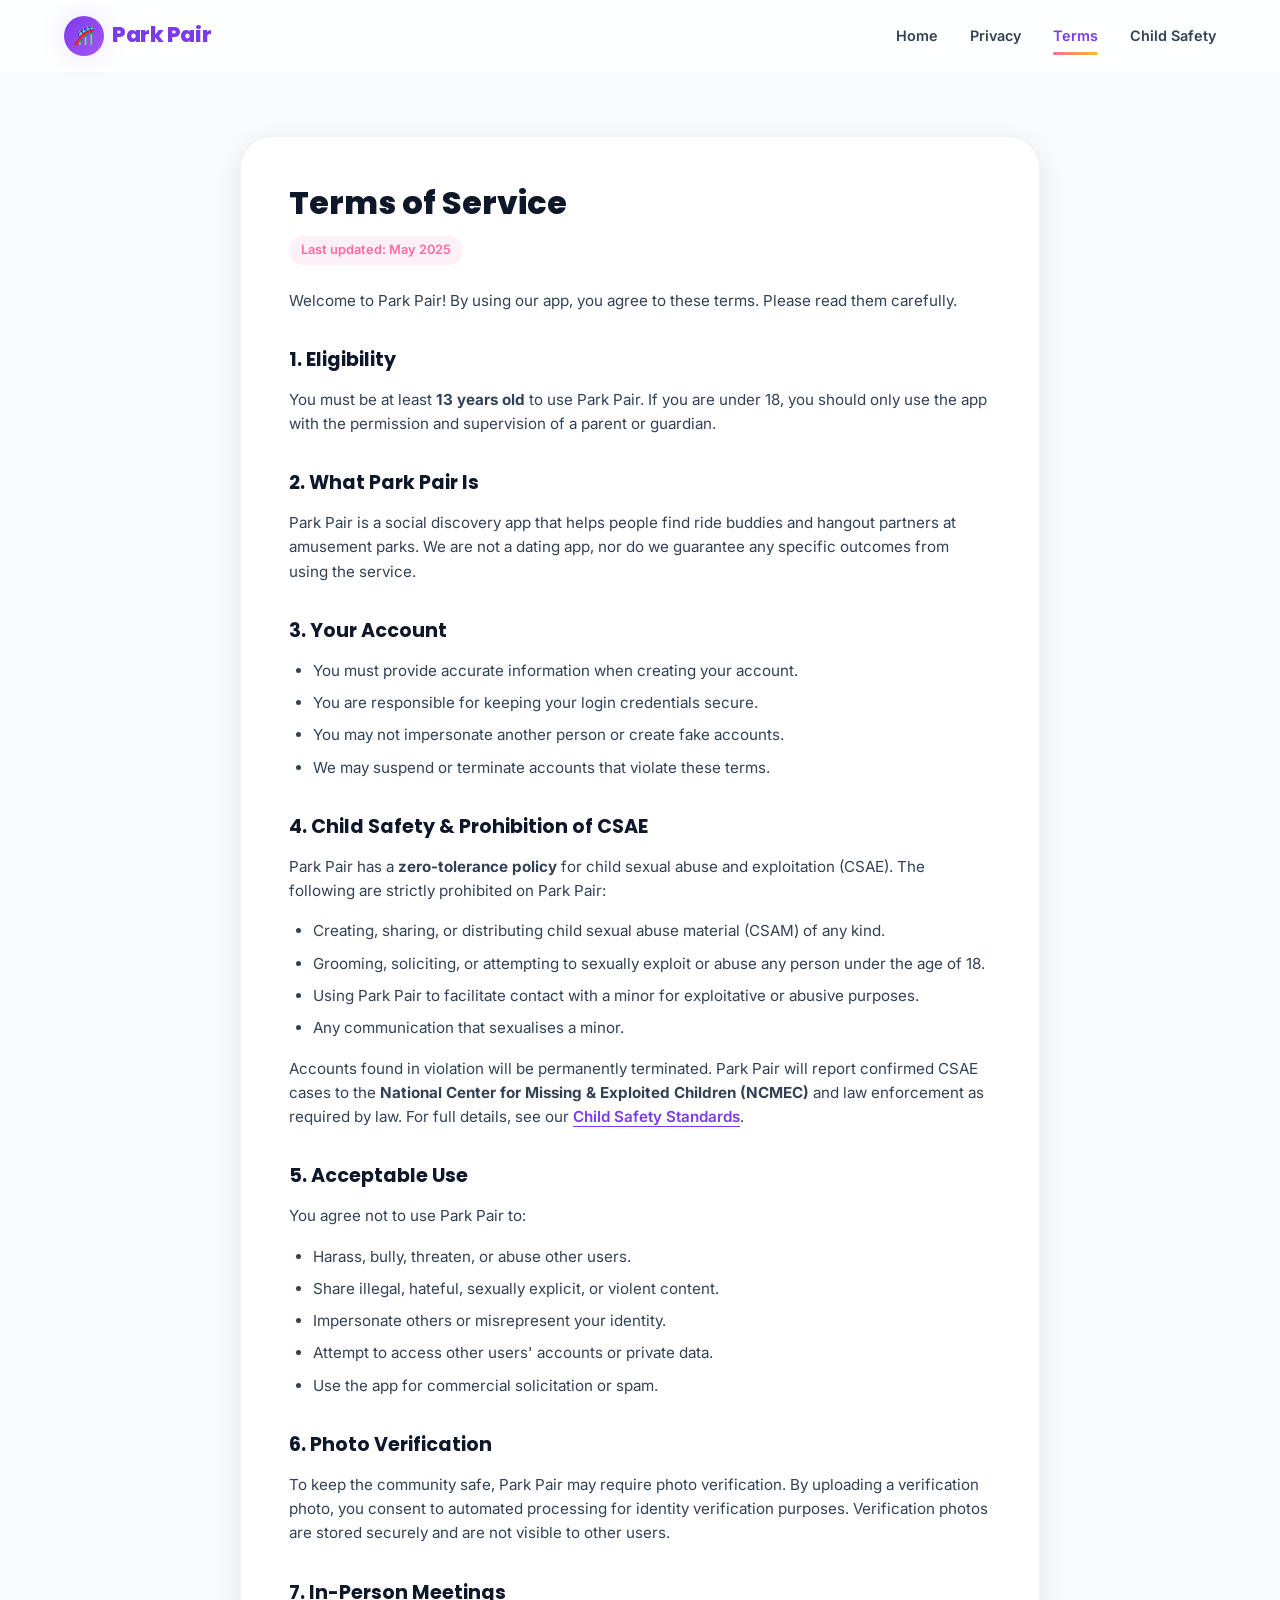
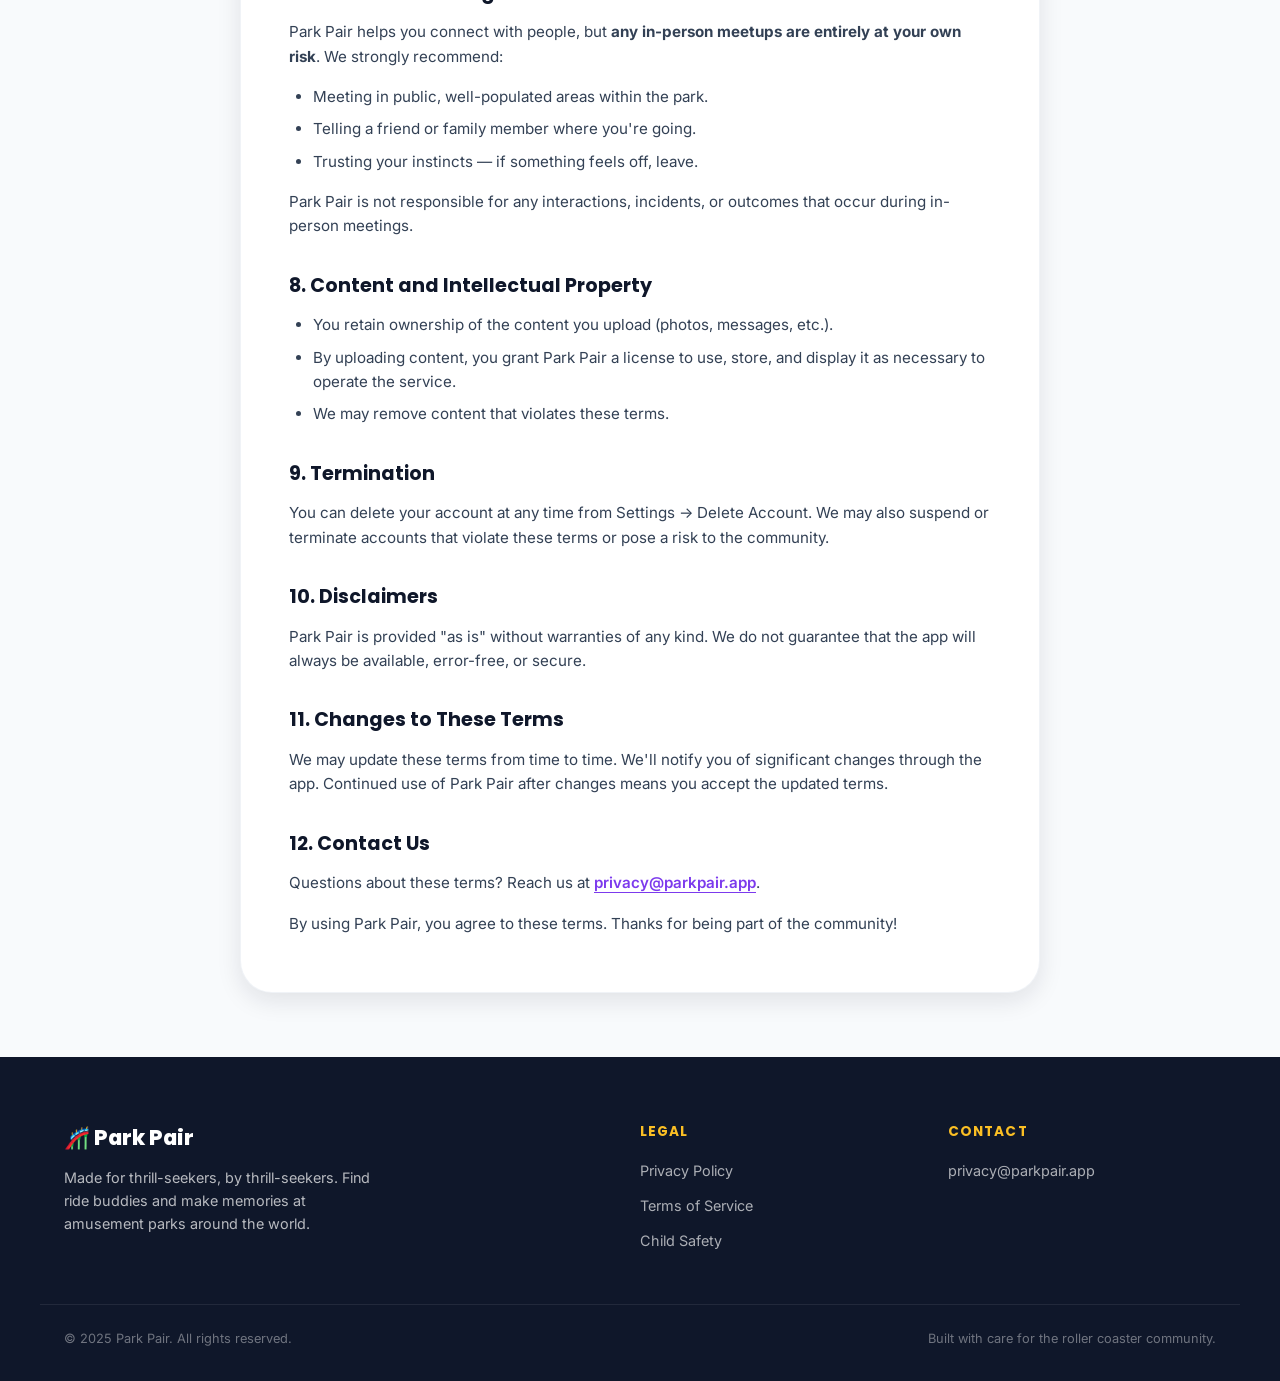
<file: terms.html>
<!DOCTYPE html>
<html lang="en">
<head>
  <meta charset="UTF-8">
  <meta name="viewport" content="width=device-width, initial-scale=1.0">
  <title>Terms of Service — Park Pair</title>
  <meta name="description" content="Park Pair Terms of Service. Read the rules and guidelines for using our app.">
  <link rel="stylesheet" href="style.css">
  <link rel="preconnect" href="https://fonts.googleapis.com">
  <link rel="preconnect" href="https://fonts.gstatic.com" crossorigin>
  <link href="https://fonts.googleapis.com/css2?family=Inter:wght@400;500;600;700&family=Poppins:wght@600;700;800&display=swap" rel="stylesheet">
</head>
<body>
  <nav class="navbar" id="navbar">
    <div class="container">
      <a href="index.html" class="nav-brand">
        <span class="nav-brand-icon">🎢</span>
        Park Pair
      </a>
      <div class="nav-links">
        <a href="index.html">Home</a>
        <a href="privacy.html">Privacy</a>
        <a href="terms.html" class="active">Terms</a>
        <a href="child-safety.html">Child Safety</a>
      </div>
      <button class="menu-toggle" id="menuToggle" aria-label="Open menu">
        <svg width="24" height="24" viewBox="0 0 24 24" fill="none" stroke="currentColor" stroke-width="2" stroke-linecap="round">
          <line x1="4" y1="6" x2="20" y2="6"/>
          <line x1="4" y1="12" x2="20" y2="12"/>
          <line x1="4" y1="18" x2="20" y2="18"/>
        </svg>
      </button>
    </div>
  </nav>

  <div class="mobile-nav" id="mobileNav">
    <button class="mobile-nav-close" id="menuClose" aria-label="Close menu">✕</button>
    <a href="index.html">Home</a>
    <a href="privacy.html">Privacy</a>
    <a href="terms.html">Terms</a>
    <a href="child-safety.html">Child Safety</a>
  </div>

  <main class="policy-page">
    <div class="container">
      <div class="policy-card">
        <h1>Terms of Service</h1>
        <span class="policy-date">Last updated: May 2025</span>

        <p>Welcome to Park Pair! By using our app, you agree to these terms. Please read them carefully.</p>

        <h2>1. Eligibility</h2>
        <p>You must be at least <strong>13 years old</strong> to use Park Pair. If you are under 18, you should only use the app with the permission and supervision of a parent or guardian.</p>

        <h2>2. What Park Pair Is</h2>
        <p>Park Pair is a social discovery app that helps people find ride buddies and hangout partners at amusement parks. We are not a dating app, nor do we guarantee any specific outcomes from using the service.</p>

        <h2>3. Your Account</h2>
        <ul>
          <li>You must provide accurate information when creating your account.</li>
          <li>You are responsible for keeping your login credentials secure.</li>
          <li>You may not impersonate another person or create fake accounts.</li>
          <li>We may suspend or terminate accounts that violate these terms.</li>
        </ul>

        <h2>4. Child Safety &amp; Prohibition of CSAE</h2>
        <p>Park Pair has a <strong>zero-tolerance policy</strong> for child sexual abuse and exploitation (CSAE). The following are strictly prohibited on Park Pair:</p>
        <ul>
          <li>Creating, sharing, or distributing child sexual abuse material (CSAM) of any kind.</li>
          <li>Grooming, soliciting, or attempting to sexually exploit or abuse any person under the age of 18.</li>
          <li>Using Park Pair to facilitate contact with a minor for exploitative or abusive purposes.</li>
          <li>Any communication that sexualises a minor.</li>
        </ul>
        <p>Accounts found in violation will be permanently terminated. Park Pair will report confirmed CSAE cases to the <strong>National Center for Missing &amp; Exploited Children (NCMEC)</strong> and law enforcement as required by law. For full details, see our <a href="child-safety.html">Child Safety Standards</a>.</p>

        <h2>5. Acceptable Use</h2>
        <p>You agree not to use Park Pair to:</p>
        <ul>
          <li>Harass, bully, threaten, or abuse other users.</li>
          <li>Share illegal, hateful, sexually explicit, or violent content.</li>
          <li>Impersonate others or misrepresent your identity.</li>
          <li>Attempt to access other users' accounts or private data.</li>
          <li>Use the app for commercial solicitation or spam.</li>
        </ul>

        <h2>6. Photo Verification</h2>
        <p>To keep the community safe, Park Pair may require photo verification. By uploading a verification photo, you consent to automated processing for identity verification purposes. Verification photos are stored securely and are not visible to other users.</p>

        <h2>7. In-Person Meetings</h2>
        <p>Park Pair helps you connect with people, but <strong>any in-person meetups are entirely at your own risk</strong>. We strongly recommend:</p>
        <ul>
          <li>Meeting in public, well-populated areas within the park.</li>
          <li>Telling a friend or family member where you're going.</li>
          <li>Trusting your instincts — if something feels off, leave.</li>
        </ul>
        <p>Park Pair is not responsible for any interactions, incidents, or outcomes that occur during in-person meetings.</p>

        <h2>8. Content and Intellectual Property</h2>
        <ul>
          <li>You retain ownership of the content you upload (photos, messages, etc.).</li>
          <li>By uploading content, you grant Park Pair a license to use, store, and display it as necessary to operate the service.</li>
          <li>We may remove content that violates these terms.</li>
        </ul>

        <h2>9. Termination</h2>
        <p>You can delete your account at any time from Settings → Delete Account. We may also suspend or terminate accounts that violate these terms or pose a risk to the community.</p>

        <h2>10. Disclaimers</h2>
        <p>Park Pair is provided "as is" without warranties of any kind. We do not guarantee that the app will always be available, error-free, or secure.</p>

        <h2>11. Changes to These Terms</h2>
        <p>We may update these terms from time to time. We'll notify you of significant changes through the app. Continued use of Park Pair after changes means you accept the updated terms.</p>

        <h2>12. Contact Us</h2>
        <p>Questions about these terms? Reach us at <a href="mailto:privacy@parkpair.app">privacy@parkpair.app</a>.</p>

        <p>By using Park Pair, you agree to these terms. Thanks for being part of the community!</p>
      </div>
    </div>
  </main>

  <footer class="footer">
    <div class="container">
      <div class="footer-grid">
        <div>
          <div class="footer-brand">🎢 Park Pair</div>
          <p class="footer-desc">Made for thrill-seekers, by thrill-seekers. Find ride buddies and make memories at amusement parks around the world.</p>
        </div>
        <div class="footer-col">
          <h4>Legal</h4>
          <a href="privacy.html">Privacy Policy</a>
          <a href="terms.html">Terms of Service</a>
          <a href="child-safety.html">Child Safety</a>
        </div>
        <div class="footer-col">
          <h4>Contact</h4>
          <a href="mailto:privacy@parkpair.app">privacy@parkpair.app</a>
        </div>
      </div>
      <div class="footer-bottom">
        <p>© 2025 Park Pair. All rights reserved.</p>
        <p>Built with care for the roller coaster community.</p>
      </div>
    </div>
  </footer>

  <script>
    const navbar = document.getElementById('navbar');
    window.addEventListener('scroll', () => {
      navbar.classList.toggle('scrolled', window.scrollY > 20);
    });
    const menuToggle = document.getElementById('menuToggle');
    const menuClose = document.getElementById('menuClose');
    const mobileNav = document.getElementById('mobileNav');
    menuToggle.addEventListener('click', () => mobileNav.classList.add('open'));
    menuClose.addEventListener('click', () => mobileNav.classList.remove('open'));
    mobileNav.querySelectorAll('a').forEach(a => {
      a.addEventListener('click', () => mobileNav.classList.remove('open'));
    });
  </script>
</body>
</html>
</file>
<file: style.css>
/* ────────────────────────────────────────────────────────────────
   Park Pair — Amusement Park Theme Design System
   Fun, colorful, trustworthy. Built for thrill-seekers.
   ──────────────────────────────────────────────────────────────── */

:root {
  /* Amusement Park Palette */
  --sky-blue:   #3B82F6;
  --deep-blue:  #1E40AF;
  --royal-purple:#7C3AED;
  --bright-purple:#A855F7;
  --magenta:    #EC4899;
  --hot-pink:   #FF6B9D;
  --coral:      #FF6B6B;
  --sunset:     #FB923C;
  --gold:       #FBBF24;
  --lemon:      #FEF08A;
  --mint:       #34D399;
  --teal:       #14B8A6;
  --white:      #FFFFFF;
  --cream:      #FFF7ED;
  --snow:       #F8FAFC;
  --ink:        #0F172A;
  --ink-light:  #334155;
  --ink-muted:  #64748B;
  --ink-faint:  #94A3B8;

  /* Typography */
  --font-sans:  'Inter', -apple-system, BlinkMacSystemFont, 'Segoe UI', Roboto, sans-serif;
  --font-fun:   'Poppins', var(--font-sans);

  /* Spacing */
  --space-1: 0.25rem; --space-2: 0.5rem;  --space-3: 0.75rem;
  --space-4: 1rem;    --space-5: 1.25rem;  --space-6: 1.5rem;
  --space-8: 2rem;    --space-10: 2.5rem;  --space-12: 3rem;
  --space-16: 4rem;   --space-20: 5rem;    --space-24: 6rem;

  /* Radius */
  --radius-sm: 0.75rem;  --radius: 1rem;
  --radius-md: 1.25rem;  --radius-lg: 1.5rem;
  --radius-xl: 2rem;     --radius-full: 9999px;

  /* Shadows */
  --shadow-sm:  0 2px 8px rgba(15,23,42,0.06);
  --shadow:     0 4px 16px rgba(15,23,42,0.08);
  --shadow-md:  0 8px 24px rgba(15,23,42,0.10);
  --shadow-lg:  0 16px 40px rgba(15,23,42,0.12);
  --shadow-glow: 0 0 30px -5px rgba(124,58,237,0.25);

  /* Layout */
  --max-width: 1200px;
  --nav-height: 72px;
}

/* ── Reset & Base ── */
*, *::before, *::after { margin:0; padding:0; box-sizing:border-box; }
html { scroll-behavior:smooth; -webkit-font-smoothing:antialiased; }
body {
  font-family: var(--font-sans);
  color: var(--ink);
  background: var(--snow);
  line-height: 1.6;
  overflow-x: hidden;
}
img { max-width:100%; height:auto; display:block; }
a { text-decoration:none; color:inherit; }

/* ── Navbar ── */
.navbar {
  position: fixed; inset:0 0 auto 0; z-index:100;
  height: var(--nav-height);
  background: rgba(255,255,255,0.85);
  backdrop-filter: blur(12px) saturate(1.2);
  border-bottom: 1px solid rgba(255,255,255,0.6);
  transition: box-shadow 0.3s ease;
}
.navbar.scrolled { box-shadow: var(--shadow); }
.navbar .container {
  max-width: var(--max-width); margin:0 auto; padding:0 var(--space-6);
  height:100%; display:flex; align-items:center; justify-content:space-between;
}
.nav-brand {
  display:flex; align-items:center; gap: var(--space-2);
  font-family: var(--font-fun); font-weight:800; font-size:1.35rem;
  color: var(--royal-purple);
  letter-spacing: -0.02em;
}
.nav-brand-icon {
  width: 40px; height: 40px; border-radius: var(--radius-full);
  background: linear-gradient(135deg, var(--royal-purple), var(--bright-purple));
  color: white; display:flex; align-items:center; justify-content:center;
  font-size: 1.1rem; font-weight:700; box-shadow: var(--shadow-glow);
  flex-shrink:0; position: relative; overflow: hidden;
}
.nav-brand-icon span {
  font-size: 0.65em; opacity: 0.85; margin-left: -2px;
}
.nav-links { display:flex; gap: var(--space-8); align-items:center; }
.nav-links a {
  font-weight: 600; font-size: 0.9rem; color: var(--ink-light);
  transition: color 0.2s; position: relative; padding: var(--space-2) 0;
}
.nav-links a::after {
  content:''; position:absolute; bottom:0; left:0; width:0; height:3px;
  background: linear-gradient(90deg, var(--hot-pink), var(--gold));
  border-radius: 2px; transition: width 0.25s cubic-bezier(0.4,0,0.2,1);
}
.nav-links a:hover, .nav-links a.active { color: var(--royal-purple); }
.nav-links a:hover::after, .nav-links a.active::after { width:100%; }

.menu-toggle {
  display:none; background:none; border:none; cursor:pointer;
  color: var(--ink); padding: var(--space-2);
}

/* Mobile Nav */
.mobile-nav {
  position:fixed; inset:0; z-index:200;
  background: linear-gradient(180deg, var(--royal-purple), var(--deep-blue));
  display:flex; flex-direction:column; align-items:center; justify-content:center;
  gap: var(--space-8); opacity:0; pointer-events:none; transition: opacity 0.3s;
}
.mobile-nav.open { opacity:1; pointer-events:auto; }
.mobile-nav a {
  font-family: var(--font-fun); font-size: 1.75rem; font-weight:700;
  color: white; opacity:0; transform: translateY(12px);
  transition: opacity 0.35s, transform 0.35s;
}
.mobile-nav.open a { opacity:1; transform:translateY(0); }
.mobile-nav.open a:nth-child(2) { transition-delay:0.08s; }
.mobile-nav.open a:nth-child(3) { transition-delay:0.16s; }
.mobile-nav.open a:nth-child(4) { transition-delay:0.24s; }
.mobile-nav-close {
  position:absolute; top: var(--space-6); right: var(--space-6);
  background:none; border:none; color:white; font-size:2rem; cursor:pointer;
}

/* ── Hero ── */
.hero {
  position:relative; padding-top: calc(var(--nav-height) + var(--space-16));
  padding-bottom: var(--space-24); overflow:hidden;
  background: linear-gradient(165deg, #60A5FA 0%, #3B82F6 30%, #7C3AED 70%, #EC4899 100%);
  min-height: 100vh; display:flex; align-items:center;
}
.hero::before {
  content:''; position:absolute; inset:0;
  background: url("data:image/svg+xml,%3Csvg xmlns='http://www.w3.org/2000/svg' width='60' height='60'%3E%3Ccircle cx='30' cy='30' r='1.5' fill='rgba(255,255,255,0.15)'/%3E%3C/svg%3E");
  opacity: 0.6;
}
/* Decorative floating shapes */
.hero-blob {
  position:absolute; border-radius: var(--radius-full); filter: blur(60px);
  opacity: 0.35; pointer-events:none;
}
.hero-blob-1 { width:400px; height:400px; background:#FBBF24; top:-10%; right:-5%; }
.hero-blob-2 { width:300px; height:300px; background:#FF6B9D; bottom:10%; left:-8%; opacity:0.25; }
.hero-blob-3 { width:200px; height:200px; background:#34D399; top:40%; right:20%; opacity:0.2; }

.hero .container { position:relative; z-index:2; max-width: var(--max-width); margin:0 auto; padding:0 var(--space-6); }
.hero-grid {
  display:grid; grid-template-columns: 1fr 1fr; gap: var(--space-12); align-items:center;
}

.hero-badge {
  display:inline-flex; align-items:center; gap: var(--space-2);
  background: rgba(255,255,255,0.2); backdrop-filter: blur(8px);
  border: 1px solid rgba(255,255,255,0.3); color: white;
  padding: var(--space-2) var(--space-4); border-radius: var(--radius-full);
  font-weight: 600; font-size: 0.8rem; margin-bottom: var(--space-6);
}
.hero-badge span { font-size: 1rem; }

.hero h1 {
  font-family: var(--font-fun); font-size: clamp(2.8rem, 5.5vw, 4.5rem);
  font-weight: 800; color: white; line-height: 1.05; letter-spacing: -0.03em;
  margin-bottom: var(--space-6);
  text-shadow: 0 4px 20px rgba(0,0,0,0.15);
}
.hero h1 em {
  background: linear-gradient(90deg, var(--lemon), var(--gold));
  -webkit-background-clip: text; -webkit-text-fill-color: transparent;
  background-clip: text; font-style: normal;
}
.hero p {
  font-size: clamp(1.05rem, 1.4vw, 1.25rem); color: rgba(255,255,255,0.92);
  max-width: 520px; margin-bottom: var(--space-8); line-height: 1.65;
}

.hero-cta { display:flex; gap: var(--space-4); flex-wrap:wrap; }
.btn {
  display:inline-flex; align-items:center; justify-content:center; gap: var(--space-2);
  font-family: var(--font-fun); font-weight: 700; font-size: 0.95rem;
  padding: var(--space-3) var(--space-6); border-radius: var(--radius-full);
  border: none; cursor: pointer; transition: transform 0.2s, box-shadow 0.2s;
  position: relative; overflow: hidden;
}
.btn:hover { transform: translateY(-2px); }
.btn:active { transform: translateY(0); }

.btn-white {
  background: white; color: var(--royal-purple);
  box-shadow: var(--shadow-md);
}
.btn-white:hover { box-shadow: var(--shadow-lg), 0 0 20px rgba(255,255,255,0.3); }

.btn-primary {
  background: linear-gradient(135deg, var(--hot-pink), var(--coral));
  color: white; box-shadow: 0 4px 16px rgba(236,72,153,0.35);
}
.btn-primary:hover { box-shadow: 0 8px 24px rgba(236,72,153,0.45); }

.btn-gold {
  background: linear-gradient(135deg, var(--gold), var(--sunset));
  color: var(--ink); box-shadow: 0 4px 16px rgba(251,191,36,0.35);
}
.btn-gold:hover { box-shadow: 0 8px 24px rgba(251,191,36,0.45); }

.btn-outline {
  background: transparent; color: white;
  border: 2px solid rgba(255,255,255,0.5);
}
.btn-outline:hover { background: rgba(255,255,255,0.12); border-color: white; }

.btn-lg { padding: var(--space-4) var(--space-8); font-size: 1.05rem; }

.hero-stats {
  display:flex; gap: var(--space-8); margin-top: var(--space-10);
  flex-wrap: wrap;
}
.hero-stat { text-align: left; }
.hero-stat strong {
  display:block; font-family: var(--font-fun); font-size: 1.6rem;
  font-weight: 800; color: var(--gold); line-height:1;
}
.hero-stat span { font-size: 0.8rem; color: rgba(255,255,255,0.75); font-weight:500; }

/* Hero Image */
.hero-visual {
  display:flex; align-items:center; justify-content:center;
  position: relative;
}
.hero-image-wrap {
  position:relative; width:100%; max-width: 560px;
  border-radius: var(--radius-xl); overflow: hidden;
  box-shadow: var(--shadow-lg), 0 0 40px rgba(124,58,237,0.2);
  transform: perspective(800px) rotateY(-5deg) rotateX(3deg);
  transition: transform 0.4s ease;
}
.hero-image-wrap:hover {
  transform: perspective(800px) rotateY(0deg) rotateX(0deg) scale(1.02);
}
.hero-image-wrap img {
  width:100%; height:auto; border-radius: var(--radius-xl);
}
.hero-image-glow {
  position:absolute; inset: -20px; z-index:-1;
  background: linear-gradient(135deg, var(--gold), var(--hot-pink), var(--royal-purple));
  border-radius: calc(var(--radius-xl) + 20px);
  filter: blur(30px); opacity: 0.35;
}

/* ── Sections ── */
.section { padding: var(--space-24) 0; }
.section-header { text-align:center; max-width: 640px; margin:0 auto var(--space-16); }
.section-label {
  display:inline-block; font-family: var(--font-fun); font-weight:700;
  font-size: 0.75rem; letter-spacing: 0.12em; text-transform: uppercase;
  color: var(--hot-pink); background: linear-gradient(135deg, rgba(236,72,153,0.08), rgba(251,191,36,0.08));
  padding: var(--space-2) var(--space-4); border-radius: var(--radius-full);
  margin-bottom: var(--space-4);
}
.section-header h2 {
  font-family: var(--font-fun); font-size: clamp(1.8rem, 3vw, 2.6rem);
  font-weight: 800; color: var(--ink); line-height: 1.15; margin-bottom: var(--space-4);
}
.section-header p { color: var(--ink-muted); font-size: 1.05rem; }

/* ── Features ── */
.features { background: var(--white); }
.features-grid {
  display:grid; grid-template-columns: repeat(auto-fit, minmax(300px, 1fr));
  gap: var(--space-6); max-width: var(--max-width); margin:0 auto; padding:0 var(--space-6);
}
.feature-card {
  background: var(--snow); border: 1px solid rgba(226,232,240,0.6);
  border-radius: var(--radius-lg); padding: var(--space-8);
  transition: transform 0.3s, box-shadow 0.3s, border-color 0.3s;
}
.feature-card:hover {
  transform: translateY(-6px); box-shadow: var(--shadow-lg);
  border-color: rgba(124,58,237,0.15);
}
.feature-icon-wrap {
  width: 56px; height: 56px; border-radius: var(--radius-md);
  display:flex; align-items:center; justify-content:center;
  font-size: 1.5rem; margin-bottom: var(--space-4);
  background: linear-gradient(135deg, var(--royal-purple), var(--hot-pink));
  box-shadow: 0 4px 12px rgba(124,58,237,0.2);
}
.feature-card:nth-child(2) .feature-icon-wrap { background: linear-gradient(135deg, var(--sky-blue), var(--teal)); }
.feature-card:nth-child(3) .feature-icon-wrap { background: linear-gradient(135deg, var(--gold), var(--sunset)); }
.feature-card:nth-child(4) .feature-icon-wrap { background: linear-gradient(135deg, var(--magenta), var(--coral)); }
.feature-card:nth-child(5) .feature-icon-wrap { background: linear-gradient(135deg, var(--deep-blue), var(--bright-purple)); }
.feature-card:nth-child(6) .feature-icon-wrap { background: linear-gradient(135deg, var(--mint), var(--teal)); }

.feature-card h3 {
  font-family: var(--font-fun); font-size: 1.15rem; font-weight:700;
  color: var(--ink); margin-bottom: var(--space-2);
}
.feature-card p { color: var(--ink-muted); font-size: 0.9rem; line-height:1.6; }

/* ── How It Works ── */
.how-it-works { background: linear-gradient(180deg, var(--snow), var(--cream)); }
.steps {
  display:grid; grid-template-columns: repeat(3, 1fr); gap: var(--space-8);
  max-width: var(--max-width); margin:0 auto; padding:0 var(--space-6);
}
.step {
  text-align:center; position:relative;
}
.step-number {
  width: 64px; height: 64px; margin:0 auto var(--space-6);
  border-radius: var(--radius-full);
  display:flex; align-items:center; justify-content:center;
  font-family: var(--font-fun); font-size: 1.5rem; font-weight:800;
  color: white;
  background: linear-gradient(135deg, var(--royal-purple), var(--hot-pink));
  box-shadow: 0 6px 20px rgba(124,58,237,0.25);
}
.step:nth-child(2) .step-number { background: linear-gradient(135deg, var(--sky-blue), var(--teal)); }
.step:nth-child(3) .step-number { background: linear-gradient(135deg, var(--gold), var(--sunset)); }

.step h3 {
  font-family: var(--font-fun); font-size: 1.2rem; font-weight:700;
  color: var(--ink); margin-bottom: var(--space-2);
}
.step p { color: var(--ink-muted); font-size: 0.95rem; }

/* Connector lines between steps on desktop */
@media (min-width: 768px) {
  .step:not(:last-child)::after {
    content: ''; position: absolute; top: 32px; left: calc(50% + 40px);
    width: calc(100% - 80px); height: 3px;
    background: linear-gradient(90deg, var(--royal-purple), var(--hot-pink));
    border-radius: 2px; opacity: 0.25;
  }
  .step:nth-child(2)::after { background: linear-gradient(90deg, var(--sky-blue), var(--gold)); }
}

/* ── Safety ── */
.safety { background: var(--white); }
.safety-grid {
  display:grid; grid-template-columns: repeat(2, 1fr); gap: var(--space-5);
  max-width: var(--max-width); margin:0 auto; padding:0 var(--space-6);
}
.safety-card {
  display:flex; gap: var(--space-4); align-items:flex-start;
  background: var(--snow); border: 1px solid rgba(226,232,240,0.6);
  border-radius: var(--radius-lg); padding: var(--space-6);
  transition: transform 0.3s, box-shadow 0.3s;
}
.safety-card:hover { transform: translateY(-3px); box-shadow: var(--shadow-md); }
.safety-icon-wrap {
  width: 48px; height: 48px; border-radius: var(--radius-md);
  display:flex; align-items:center; justify-content:center;
  font-size: 1.4rem; flex-shrink:0;
  background: linear-gradient(135deg, var(--royal-purple), var(--hot-pink));
  box-shadow: 0 4px 12px rgba(124,58,237,0.15);
}
.safety-card:nth-child(2) .safety-icon-wrap { background: linear-gradient(135deg, var(--sky-blue), var(--teal)); }
.safety-card:nth-child(3) .safety-icon-wrap { background: linear-gradient(135deg, var(--gold), var(--sunset)); }
.safety-card:nth-child(4) .safety-icon-wrap { background: linear-gradient(135deg, var(--magenta), var(--coral)); }

.safety-card h4 { font-family: var(--font-fun); font-weight:700; margin-bottom: var(--space-1); }
.safety-card p { color: var(--ink-muted); font-size: 0.9rem; }

/* ── Characters Banner ── */
.characters-banner { background: linear-gradient(180deg, var(--white), var(--snow)); padding: var(--space-16) 0; }
.characters-card {
  display: grid; grid-template-columns: 1fr 1fr; gap: var(--space-10);
  align-items: center; background: linear-gradient(135deg, var(--deep-blue), var(--royal-purple));
  border-radius: var(--radius-xl); padding: var(--space-10) var(--space-12);
  box-shadow: var(--shadow-lg); overflow: hidden; position: relative;
}
.characters-card::before {
  content: ''; position: absolute; inset: 0;
  background: url("data:image/svg+xml,%3Csvg xmlns='http://www.w3.org/2000/svg' width='60' height='60'%3E%3Ccircle cx='30' cy='30' r='1' fill='rgba(255,255,255,0.1)'/%3E%3C/svg%3E");
  opacity: 0.5;
}
.characters-content { position: relative; z-index: 2; }
.characters-content h2 {
  font-family: var(--font-fun); font-size: clamp(1.6rem, 2.8vw, 2.2rem);
  font-weight: 800; color: white; line-height: 1.15; margin-bottom: var(--space-4);
}
.characters-content p {
  color: rgba(255,255,255,0.85); font-size: 1rem; line-height: 1.65;
  margin-bottom: var(--space-6); max-width: 440px;
}
.characters-badges {
  display: flex; flex-wrap: wrap; gap: var(--space-3);
}
.char-badge {
  display: inline-flex; align-items: center; gap: var(--space-2);
  background: rgba(255,255,255,0.15); backdrop-filter: blur(8px);
  border: 1px solid rgba(255,255,255,0.2); color: white;
  padding: var(--space-2) var(--space-4); border-radius: var(--radius-full);
  font-weight: 600; font-size: 0.85rem;
}
.characters-visual {
  position: relative; z-index: 2; display: flex; align-items: center; justify-content: center;
}
.characters-visual img {
  width: 100%; max-width: 420px; border-radius: var(--radius-lg);
  box-shadow: 0 20px 40px rgba(0,0,0,0.2);
}

@media (max-width: 768px) {
  .characters-card { grid-template-columns: 1fr; text-align: center; padding: var(--space-8) var(--space-6); }
  .characters-content p { margin-left: auto; margin-right: auto; }
  .characters-badges { justify-content: center; }
  .characters-visual { order: -1; }
  .characters-visual img { max-width: 300px; }
}

/* ── CTA ── */
.cta {
  background: linear-gradient(135deg, var(--royal-purple), var(--hot-pink), var(--gold));
  position:relative; overflow:hidden; padding: var(--space-24) 0;
}
.cta::before {
  content:''; position:absolute; inset:0;
  background: url("data:image/svg+xml,%3Csvg xmlns='http://www.w3.org/2000/svg' width='80' height='80'%3E%3Ctext x='10' y='55' font-size='30' opacity='0.08'%3E🎡%3C/text%3E%3C/svg%3E");
}
.cta-content { text-align:center; position:relative; z-index:2; }
.cta-content h2 {
  font-family: var(--font-fun); font-size: clamp(1.8rem, 3.5vw, 2.8rem);
  font-weight: 800; color: white; margin-bottom: var(--space-4);
  text-shadow: 0 2px 10px rgba(0,0,0,0.1);
}
.cta-content p { color: rgba(255,255,255,0.9); max-width: 520px; margin:0 auto var(--space-8); font-size: 1.05rem; }

/* ── Footer ── */
.footer { background: var(--ink); color: rgba(255,255,255,0.7); padding: var(--space-16) 0 var(--space-8); }
.footer-grid {
  max-width: var(--max-width); margin:0 auto; padding:0 var(--space-6);
  display:grid; grid-template-columns: 2fr 1fr 1fr; gap: var(--space-10);
}
.footer-brand {
  font-family: var(--font-fun); font-size: 1.3rem; font-weight:800;
  color: white; margin-bottom: var(--space-3);
}
.footer-desc { font-size: 0.9rem; line-height:1.6; max-width: 320px; }
.footer-col h4 {
  font-family: var(--font-fun); font-weight:700; font-size:0.85rem;
  text-transform:uppercase; letter-spacing:0.08em;
  color: var(--gold); margin-bottom: var(--space-4);
}
.footer-col a {
  display:block; color: rgba(255,255,255,0.65); font-size:0.9rem;
  margin-bottom: var(--space-3); transition: color 0.2s;
}
.footer-col a:hover { color: white; }
.footer-bottom {
  max-width: var(--max-width); margin: var(--space-10) auto 0; padding: var(--space-6) var(--space-6) 0;
  border-top: 1px solid rgba(255,255,255,0.08);
  display:flex; justify-content:space-between; flex-wrap:wrap; gap:var(--space-4);
  font-size: 0.8rem; color: rgba(255,255,255,0.4);
}

/* ── Policy Pages ── */
.policy-page { padding-top: calc(var(--nav-height) + var(--space-16)); padding-bottom: var(--space-16); }
.policy-card {
  max-width: 800px; margin:0 auto; background: var(--white);
  border-radius: var(--radius-xl); padding: var(--space-10) var(--space-12);
  box-shadow: var(--shadow-md); border: 1px solid rgba(226,232,240,0.5);
}
.policy-card h1 {
  font-family: var(--font-fun); font-size: 2rem; font-weight:800;
  color: var(--ink); margin-bottom: var(--space-2);
}
.policy-date {
  display:inline-block; font-size: 0.8rem; font-weight:600;
  color: var(--hot-pink); background: rgba(236,72,153,0.08);
  padding: var(--space-1) var(--space-3); border-radius: var(--radius-full);
  margin-bottom: var(--space-6);
}
.policy-card h2 {
  font-family: var(--font-fun); font-size: 1.2rem; font-weight:700;
  color: var(--ink); margin: var(--space-8) 0 var(--space-3);
}
.policy-card p { color: var(--ink-light); margin-bottom: var(--space-4); font-size: 0.95rem; }
.policy-card ul { margin: var(--space-3) 0 var(--space-4) var(--space-6); }
.policy-card li { color: var(--ink-light); margin-bottom: var(--space-2); font-size: 0.95rem; }
.policy-card a { color: var(--royal-purple); font-weight:600; border-bottom: 1px solid currentColor; }
.policy-card a:hover { color: var(--hot-pink); }

/* ── Scroll Reveal ── */
.reveal { opacity:0; transform:translateY(24px); transition: opacity 0.6s ease, transform 0.6s ease; }
.reveal.visible { opacity:1; transform:translateY(0); }

/* ── Responsive ── */
@media (max-width: 1024px) {
  .hero-grid { grid-template-columns: 1fr; gap: var(--space-10); text-align:center; }
  .hero p { margin-left:auto; margin-right:auto; }
  .hero-cta { justify-content:center; }
  .hero-stats { justify-content:center; }
  .hero-visual { order:-1; }
  .hero-image-wrap { max-width: 420px; margin:0 auto; transform:none; }
  .hero-image-wrap:hover { transform: scale(1.02); }
}

@media (max-width: 768px) {
  .nav-links { display:none; }
  .menu-toggle { display:block; }
  .steps { grid-template-columns: 1fr; gap: var(--space-8); }
  .safety-grid { grid-template-columns: 1fr; }
  .footer-grid { grid-template-columns: 1fr; gap: var(--space-8); }
  .footer-bottom { flex-direction:column; text-align:center; }
  .hero { padding-top: calc(var(--nav-height) + var(--space-10)); padding-bottom: var(--space-16); min-height:auto; }
  .section { padding: var(--space-16) 0; }
  .policy-card { padding: var(--space-8) var(--space-6); border-radius: var(--radius-lg); }
  .hero-blob { display:none; }
}

/* ── Amusement Park Theme Extras ── */

/* Bunting flags */
.bunting {
  position: absolute; top: 0; left: 0; right: 0; z-index: 50;
  height: 40px; pointer-events: none; overflow: hidden;
}
.bunting-string {
  position: absolute; top: 0; left: -5%; right: -5%; height: 2px;
  background: linear-gradient(90deg, var(--gold), var(--hot-pink), var(--sky-blue), var(--gold));
  border-radius: 1px;
}
.pennant {
  position: absolute; top: 1px; left: calc(var(--i) * 8.5% + 1%);
  width: 0; height: 0;
  border-left: 14px solid transparent;
  border-right: 14px solid transparent;
  border-top: 22px solid var(--gold);
  filter: drop-shadow(0 2px 2px rgba(0,0,0,0.08));
  animation: pennantSway 3s ease-in-out infinite;
  animation-delay: calc(var(--i) * 0.15s);
}
.pennant:nth-child(3n+1) { border-top-color: var(--hot-pink); }
.pennant:nth-child(3n+2) { border-top-color: var(--sky-blue); }
.pennant:nth-child(3n+3) { border-top-color: var(--mint); }
.bunting-sm { position: relative; height: 30px; margin-bottom: var(--space-8); }
.bunting-sm .pennant { border-left-width: 10px; border-right-width: 10px; border-top-width: 16px; }
@keyframes pennantSway {
  0%, 100% { transform: rotate(-2deg); }
  50% { transform: rotate(2deg); }
}

/* Decorative floating icons */
.deco-ferris, .deco-coaster, .deco-balloon, .deco-ticket {
  position: absolute; z-index: 2; font-size: 2.5rem;
  filter: drop-shadow(0 4px 8px rgba(0,0,0,0.1));
  animation: float 6s ease-in-out infinite;
  pointer-events: none;
}
.deco-ferris { top: 18%; left: 5%; animation-delay: 0s; }
.deco-coaster { top: 55%; left: 8%; font-size: 2rem; animation-delay: 1.5s; }
.deco-balloon { top: 20%; right: 45%; font-size: 2.2rem; animation-delay: 0.8s; }
.deco-ticket { bottom: 20%; left: 15%; font-size: 1.8rem; animation-delay: 2.2s; }
@keyframes float {
  0%, 100% { transform: translateY(0) rotate(0deg); }
  33% { transform: translateY(-12px) rotate(3deg); }
  66% { transform: translateY(6px) rotate(-2deg); }
}

/* Marquee lights */
.marquee-lights {
  position: absolute; bottom: 0; left: 0; right: 0;
  display: flex; justify-content: space-around; align-items: center;
  height: 32px; padding: 0 var(--space-4);
  background: linear-gradient(180deg, transparent, rgba(0,0,0,0.2));
  border-radius: 0 0 var(--radius-xl) var(--radius-xl);
}
.bulb {
  width: 10px; height: 10px; border-radius: 50%;
  background: var(--gold);
  box-shadow: 0 0 8px var(--gold), 0 0 16px var(--gold);
  animation: bulbBlink 1.5s ease-in-out infinite;
}
.bulb:nth-child(odd) { animation-delay: 0.75s; background: var(--hot-pink); box-shadow: 0 0 8px var(--hot-pink), 0 0 16px var(--hot-pink); }
.bulb:nth-child(3n) { animation-delay: 0.3s; background: var(--sky-blue); box-shadow: 0 0 8px var(--sky-blue), 0 0 16px var(--sky-blue); }
@keyframes bulbBlink {
  0%, 100% { opacity: 1; transform: scale(1); }
  50% { opacity: 0.4; transform: scale(0.8); }
}

/* Ticket notches */
.ticket-notch {
  position: absolute; top: 50%; width: 24px; height: 24px;
  background: var(--snow); border-radius: 50%;
  transform: translateY(-50%); z-index: 3;
}
.ticket-notch-left { left: -12px; }
.ticket-notch-right { right: -12px; }

/* Step icons */
.step-icon {
  font-size: 2.5rem; margin: var(--space-4) 0; line-height: 1;
  filter: drop-shadow(0 4px 6px rgba(0,0,0,0.08));
}

/* Marquee divider */
.marquee-divider {
  overflow: hidden; position: relative;
  background: linear-gradient(135deg, var(--deep-blue), var(--royal-purple));
  padding: var(--space-6) 0;
}
.marquee-stripes {
  position: absolute; inset: 0;
  background: repeating-linear-gradient(
    45deg,
    transparent, transparent 10px,
    rgba(255,255,255,0.04) 10px, rgba(255,255,255,0.04) 20px
  );
}
.marquee-text {
  display: flex; gap: var(--space-10); white-space: nowrap;
  animation: marqueeScroll 20s linear infinite;
  position: relative; z-index: 2;
}
.marquee-text span {
  font-family: var(--font-fun); font-weight: 700; font-size: 1.2rem;
  color: white; opacity: 0.9;
}
@keyframes marqueeScroll {
  0% { transform: translateX(0); }
  100% { transform: translateX(-50%); }
}

/* Ticket stubs for characters section */
.ticket-stub {
  position: absolute; top: 0; bottom: 0; width: 32px; z-index: 3;
  background: linear-gradient(180deg, var(--gold), var(--sunset));
  display: flex; align-items: center; justify-content: center;
}
.ticket-stub-left { left: 0; border-radius: var(--radius-xl) 0 0 var(--radius-xl); }
.ticket-stub-right { right: 0; border-radius: 0 var(--radius-xl) var(--radius-xl) 0; }
.stub-holes { display: flex; flex-direction: column; gap: 10px; }
.stub-hole {
  width: 10px; height: 10px; border-radius: 50%;
  background: rgba(255,255,255,0.9);
  box-shadow: inset 0 1px 3px rgba(0,0,0,0.15);
}

/* CTA Ticket */
.cta-ticket {
  display: flex; align-items: stretch; justify-content: center;
  max-width: 700px; margin: 0 auto;
  background: rgba(255,255,255,0.95);
  border-radius: var(--radius-xl);
  box-shadow: var(--shadow-lg);
  position: relative; overflow: hidden;
}
.cta-ticket-stub {
  width: 40px; flex-shrink: 0;
  background: linear-gradient(180deg, var(--hot-pink), var(--coral));
  display: flex; align-items: center; justify-content: center;
  position: relative;
}
.cta-ticket-stub-left { border-radius: var(--radius-xl) 0 0 var(--radius-xl); }
.cta-ticket-stub-right { border-radius: 0 var(--radius-xl) var(--radius-xl) 0; }
.cta-stub-dots { display: flex; flex-direction: column; gap: 12px; }
.cta-stub-dots div {
  width: 10px; height: 10px; border-radius: 50%;
  background: rgba(255,255,255,0.85);
  box-shadow: inset 0 1px 3px rgba(0,0,0,0.15);
}
.cta-ticket-body {
  padding: var(--space-10) var(--space-8);
  text-align: center;
}
.cta-ticket-body h2 { color: var(--ink); }
.cta-ticket-body p { color: var(--ink-muted); }

@media (max-width: 480px) {
  .hero h1 { font-size: 2.4rem; }
  .btn-lg { padding: var(--space-3) var(--space-5); font-size: 0.9rem; }
  .hero-stats { gap: var(--space-5); }
  .deco-ferris, .deco-coaster, .deco-balloon, .deco-ticket { display: none; }
  .marquee-lights { display: none; }
  .ticket-stub { display: none; }
  .characters-card { padding: var(--space-8) var(--space-6); }
  .cta-ticket-stub { width: 24px; }
}
</file>
